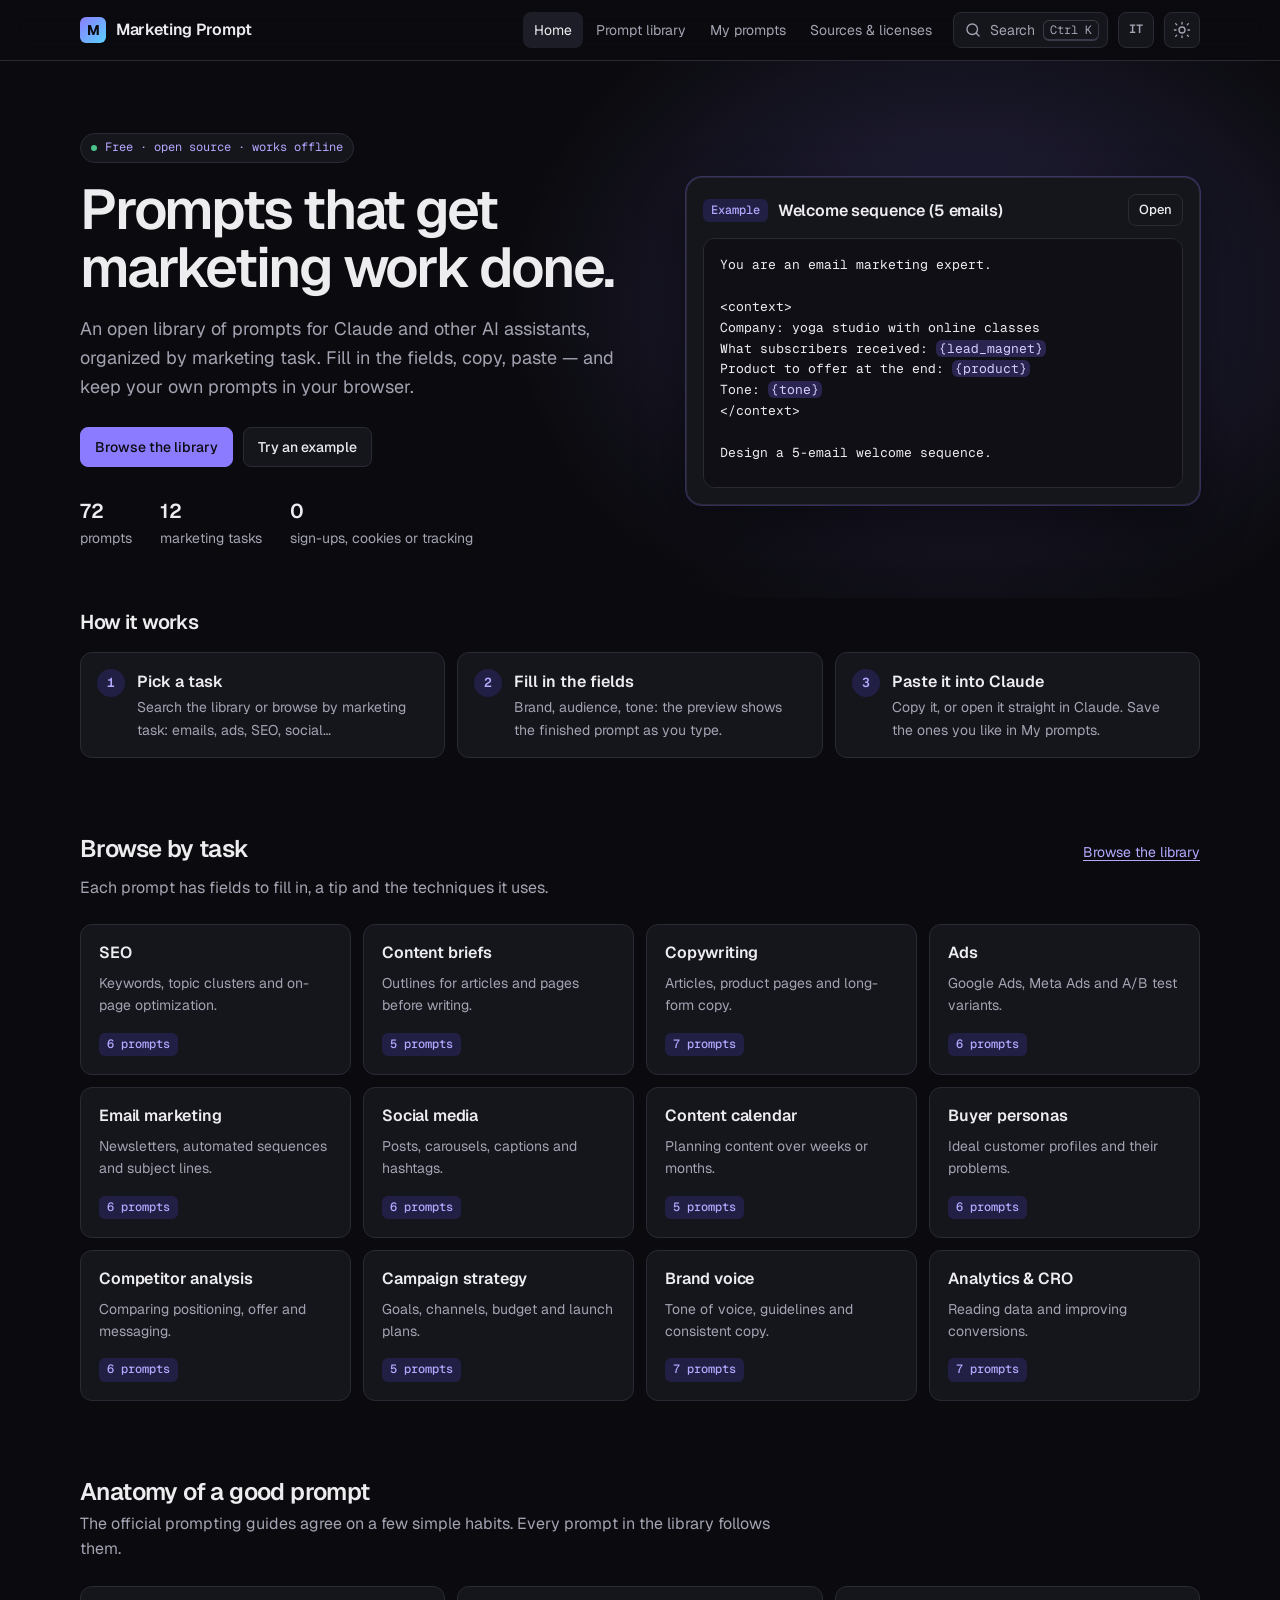
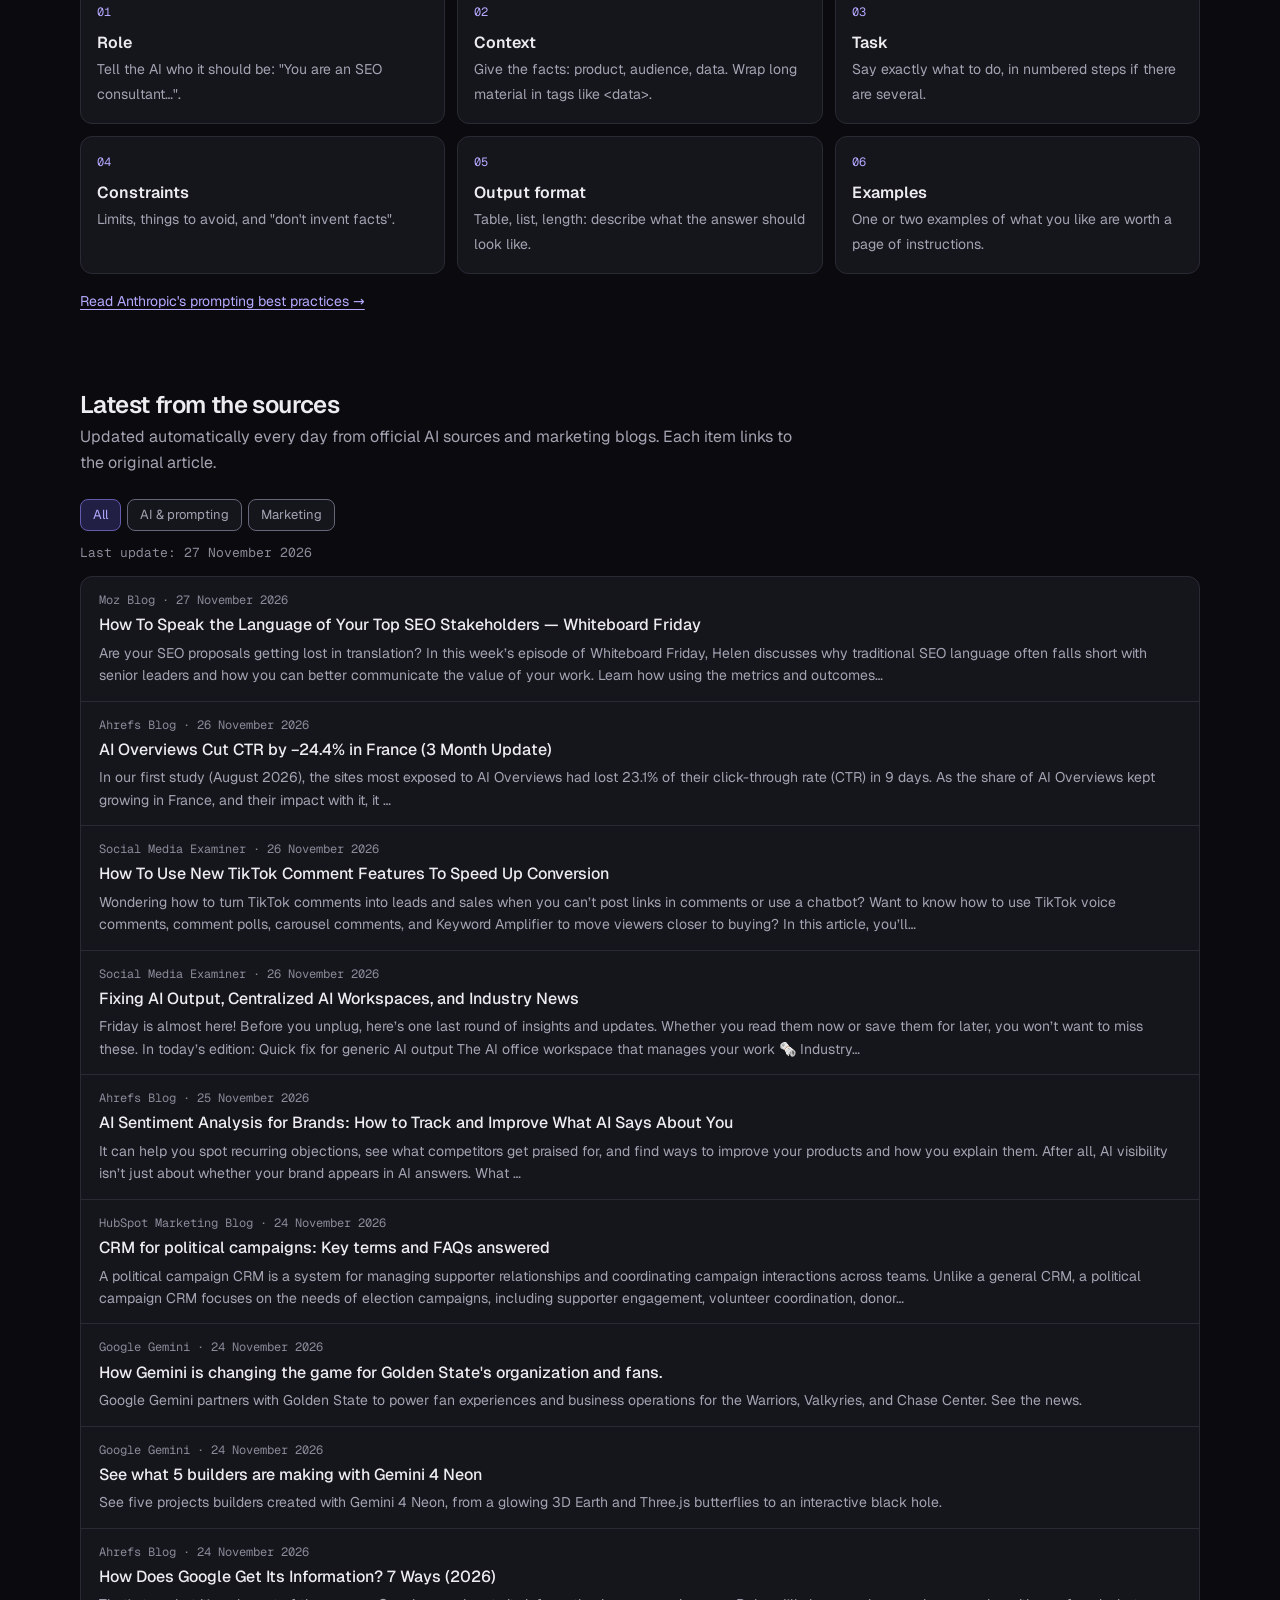
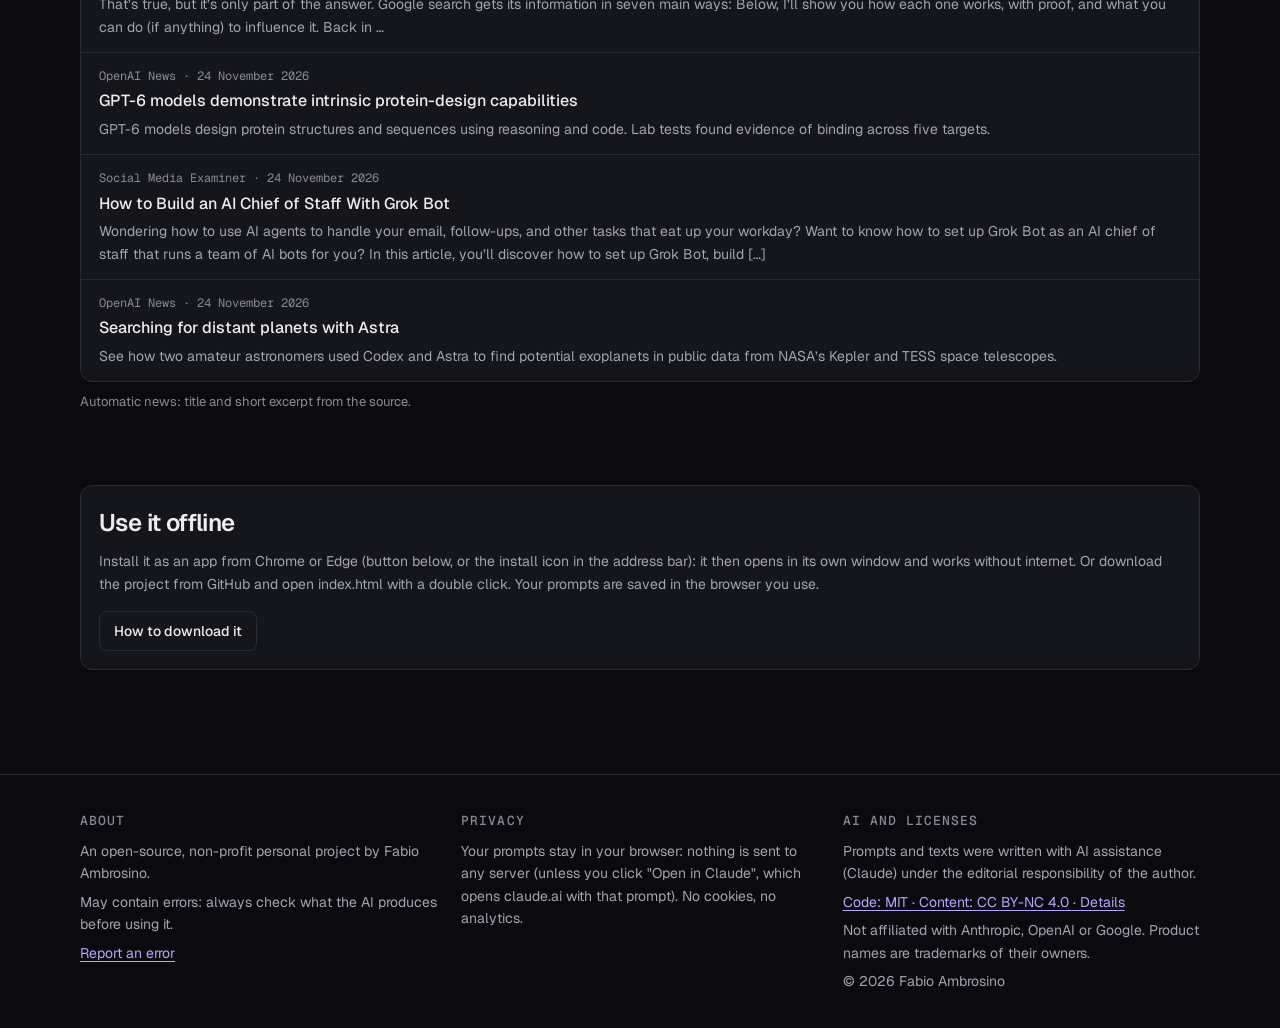
<file: index.html>
<!doctype html>
<html lang="en">
<head>
  <meta charset="utf-8">
  <meta http-equiv="Content-Security-Policy" content="default-src 'self'; script-src 'self'; style-src 'self'; img-src 'self' data:; font-src 'self'; connect-src 'self' https://ambrosinofabio.github.io; manifest-src 'self'; worker-src 'self'; object-src 'none'; base-uri 'self'; form-action 'none'; require-trusted-types-for 'script'; trusted-types mp">
  <meta name="referrer" content="no-referrer">
  <meta name="viewport" content="width=device-width, initial-scale=1">
  <title>Marketing Prompt — prompts for digital marketing</title>
  <meta name="title-en" content="Marketing Prompt — prompts for digital marketing">
  <meta name="title-it" content="Marketing Prompt — prompt per il digital marketing">
  <meta name="description" content="Free library of original digital marketing prompts for Claude and other AI assistants, with a private space to save your own.">
  <meta name="description-it" content="Libreria gratuita di prompt originali per il digital marketing, per Claude e altri assistenti AI, con uno spazio privato per salvare i tuoi.">
  <link rel="canonical" href="https://ambrosinofabio.github.io/marketing-prompt/">
  <link rel="alternate" hreflang="en" href="https://ambrosinofabio.github.io/marketing-prompt/">
  <link rel="alternate" hreflang="it" href="https://ambrosinofabio.github.io/marketing-prompt/?lang=it">
  <link rel="alternate" hreflang="x-default" href="https://ambrosinofabio.github.io/marketing-prompt/">
  <meta property="og:type" content="website">
  <meta property="og:site_name" content="Marketing Prompt">
  <meta property="og:title" content="Marketing Prompt — prompts for digital marketing">
  <meta property="og:description" content="Free library of original digital marketing prompts for Claude and other AI assistants, with a private space to save your own.">
  <meta property="og:url" content="https://ambrosinofabio.github.io/marketing-prompt/">
  <meta property="og:image" content="https://ambrosinofabio.github.io/marketing-prompt/img/og.png">
  <meta property="og:image:width" content="1200">
  <meta property="og:image:height" content="630">
  <meta property="og:image:alt" content="Marketing Prompt — prompts that get marketing work done">
  <meta name="twitter:card" content="summary_large_image">
  <link rel="icon" href="data:image/svg+xml,%3Csvg xmlns='http://www.w3.org/2000/svg' viewBox='0 0 32 32'%3E%3Cdefs%3E%3ClinearGradient id='g' x1='0' y1='0' x2='1' y2='1'%3E%3Cstop offset='0' stop-color='%238B7CFF'/%3E%3Cstop offset='1' stop-color='%235AD1FF'/%3E%3C/linearGradient%3E%3C/defs%3E%3Crect width='32' height='32' rx='8' fill='url(%23g)'/%3E%3Ctext x='16' y='22.5' font-family='Arial' font-weight='700' font-size='17' text-anchor='middle' fill='%230B0B0F'%3EM%3C/text%3E%3C/svg%3E">
  <meta name="theme-color" content="#0B0B0F">
  <link rel="manifest" href="manifest.webmanifest">
  <link rel="apple-touch-icon" href="img/apple-touch-icon.png">
  <link rel="stylesheet" href="css/style.css">
  <script src="js/i18n.js"></script>
  <script src="js/comune.js"></script>
</head>
<body>
  <a class="sr skip" href="#contenuto" data-i18n="ui.skip">Skip to content</a>
  <header class="testa">
    <div class="wrap">
      <a class="logo" href="index.html"><span class="logo-mark" aria-hidden="true">M</span>Marketing Prompt</a>
      <nav class="nav" id="nav">
        <a href="index.html" data-i18n="nav.home" aria-current="page">Home</a>
        <a href="prompt.html" data-i18n="nav.library">Prompt library</a>
        <a href="miei-prompt.html" data-i18n="nav.mine">My prompts</a>
        <a href="fonti.html" data-i18n="nav.sources">Sources &amp; licenses</a>
      </nav>
      <button class="btn-cerca" id="btnCerca" type="button" aria-label="Quick search (Ctrl K)" data-i18n-attr="aria-label:pal.title">
        <svg class="ico" viewBox="0 0 24 24" aria-hidden="true"><path d="M11 18a7 7 0 1 0 0-14 7 7 0 0 0 0 14zM20 20l-4-4"/></svg>
        <span class="etich" data-i18n="ui.search">Search</span><span class="kbd">Ctrl K</span>
      </button>
      <button class="btn-icona" id="btnLingua" type="button">IT</button>
      <button class="btn-icona" id="btnTema" type="button" aria-label="Switch theme"></button>
      <button class="btn-icona burger" id="btnMenu" type="button" aria-expanded="false" aria-controls="nav" aria-label="Open menu" data-i18n-attr="aria-label:ui.menu"></button>
    </div>
  </header>
  <main id="contenuto">
    <section class="hero">
      <div class="wrap hero-griglia">
        <div>
          <span class="occhiello" data-i18n="home.eyebrow">Free · open source · works offline</span>
          <h1 data-i18n="home.title">Prompts that get marketing work done.</h1>
          <p data-i18n="home.lead">An open library of prompts for Claude and other AI assistants, organized by marketing task. Fill in the fields, copy, paste — and keep your own prompts in your browser.</p>
          <div class="azioni">
            <a class="btn primario" href="prompt.html" data-i18n="home.ctaLib">Browse the library</a>
            <a class="btn" href="prompt.html?id=email-sequenza-benvenuto" data-i18n="home.ctaTry">Try an example</a>
          </div>
          <div class="stat-riga">
            <span><b id="statPrompt">72</b><span data-i18n="home.statPrompts">prompts</span></span>
            <span><b id="statCat">12</b><span data-i18n="home.statCats">marketing tasks</span></span>
            <span><b>0</b><span data-i18n="home.statData">sign-ups, cookies or tracking</span></span>
          </div>
        </div>
        <div class="demo" id="demo">
          <div class="demo-testa">
            <span class="etichetta" data-i18n="home.demoLabel">Example</span>
            <h2 id="demoTitolo">Welcome sequence (5 emails)</h2>
            <button class="btn piccolo" id="demoApri" type="button" data-i18n="home.demoOpen">Open</button>
          </div>
          <div class="anteprima" id="demoTesto"></div>
        </div>
      </div>
    </section>

    <section class="sezione passi-sez" aria-labelledby="titoloPassi">
      <div class="wrap">
        <h2 id="titoloPassi" data-i18n="home.how">How it works</h2>
        <ol class="passi">
          <li><strong data-i18n="home.step1">Pick a task</strong><span data-i18n="home.step1D">Search the library or browse by marketing task: emails, ads, SEO, social…</span></li>
          <li><strong data-i18n="home.step2">Fill in the fields</strong><span data-i18n="home.step2D">Brand, audience, tone: the preview shows the finished prompt as you type.</span></li>
          <li><strong data-i18n="home.step3">Paste it into Claude</strong><span data-i18n="home.step3D">Copy it, or open it straight in Claude. Save the ones you like in My prompts.</span></li>
        </ol>
      </div>
    </section>

    <section class="sezione">
      <div class="wrap">
        <div class="sez-testa">
          <h2 data-i18n="home.cats">Browse by task</h2>
          <a href="prompt.html" class="small" data-i18n="home.ctaLib">Browse the library</a>
        </div>
        <p class="intro" data-i18n="home.catsIntro">Each prompt has fields to fill in, a tip and the techniques it uses.</p>
        <div class="griglia" id="griglia-cat"></div>
      </div>
    </section>

    <section class="sezione">
      <div class="wrap">
        <h2 data-i18n="home.anatomy">Anatomy of a good prompt</h2>
        <p class="intro" data-i18n="home.anatomyIntro">The official prompting guides agree on a few simple habits. Every prompt in the library follows them.</p>
        <ol class="anatomia">
          <li><strong data-i18n="an.role">Role</strong><span data-i18n="an.roleD">Tell the AI who it should be: "You are an SEO consultant…".</span></li>
          <li><strong data-i18n="an.ctx">Context</strong><span data-i18n="an.ctxD">Give the facts: product, audience, data. Wrap long material in tags like &lt;data&gt;.</span></li>
          <li><strong data-i18n="an.task">Task</strong><span data-i18n="an.taskD">Say exactly what to do, in numbered steps if there are several.</span></li>
          <li><strong data-i18n="an.rules">Constraints</strong><span data-i18n="an.rulesD">Limits, things to avoid, and "don't invent facts".</span></li>
          <li><strong data-i18n="an.format">Output format</strong><span data-i18n="an.formatD">Table, list, length: describe what the answer should look like.</span></li>
          <li><strong data-i18n="an.ex">Examples</strong><span data-i18n="an.exD">One or two examples of what you like are worth a page of instructions.</span></li>
        </ol>
        <a class="link-freccia" href="https://platform.claude.com/docs/en/build-with-claude/prompt-engineering/claude-prompting-best-practices" rel="noopener" data-i18n="home.anatomyLink">Read Anthropic's prompting best practices →</a>
      </div>
    </section>

    <section class="sezione">
      <div class="wrap">
        <h2 data-i18n="home.news">Latest from the sources</h2>
        <p class="intro" data-i18n="home.newsIntro">Updated automatically every day from official AI sources and marketing blogs. Each item links to the original article.</p>
        <div class="filtri-news" id="filtri-news"></div>
        <p class="conteggio" id="novita-agg"></p>
        <ul class="novita" id="novita"></ul>
        <p class="fonte-riga" data-i18n="home.newsAuto">Automatic news: title and short excerpt from the source.</p>
      </div>
    </section>

    <section class="sezione">
      <div class="wrap">
        <div class="scheda">
          <h2 data-i18n="home.offline">Use it offline</h2>
          <p data-i18n="home.offlineText">Download the project from GitHub and open index.html with a double click: it works without installing anything. Your prompts are saved in the browser you use.</p>
          <div class="piede-scheda">
            <button class="btn primario" type="button" data-installa hidden data-i18n="pwa.install">Install the app</button>
            <a class="btn" href="https://github.com/AmbrosinoFabio/marketing-prompt#readme" data-i18n="home.offlineLink">How to download it</a>
          </div>
        </div>
      </div>
    </section>
  </main>

  <footer class="piede">
    <div class="wrap">
      <div>
        <h2 data-i18n="foot.about">About</h2>
        <p data-i18n="foot.aboutText">An open-source, non-profit personal project by Fabio Ambrosino.</p>
        <p data-i18n="foot.errors">May contain errors: always check what the AI produces before using it.</p>
        <p><a href="https://github.com/AmbrosinoFabio/marketing-prompt/issues" data-i18n="foot.report">Report an error</a></p>
      </div>
      <div>
        <h2 data-i18n="foot.privacy">Privacy</h2>
        <p data-i18n="foot.privacyText">Your prompts stay in your browser: nothing is sent to any server (unless you click "Open in Claude", which opens claude.ai with that prompt). No cookies, no analytics.</p>
      </div>
      <div>
        <h2 data-i18n="foot.ai">AI and licenses</h2>
        <p data-i18n="foot.aiText">Prompts and texts were written with AI assistance (Claude) under the editorial responsibility of the author.</p>
        <p><a href="fonti.html#licenze" data-i18n="foot.lic">Code: MIT · Content: CC BY-NC 4.0 · Details</a></p>
        <p class="small" data-i18n="foot.tm">Not affiliated with Anthropic, OpenAI or Google. Product names are trademarks of their owners.</p>
        <p class="small">© <span id="anno">2026</span> Fabio Ambrosino</p>
      </div>
    </div>
  </footer>
  <script src="data/categorie.js"></script>
  <script src="data/prompts.js"></script>
  <script src="js/dati-lingua.js"></script>
  <script src="data/news.js"></script>
  <script src="js/store.js"></script>
  <script src="js/palette.js"></script>
  <script src="js/pwa.js"></script>
  <script src="js/home.js"></script>
</body>
</html>
</file>
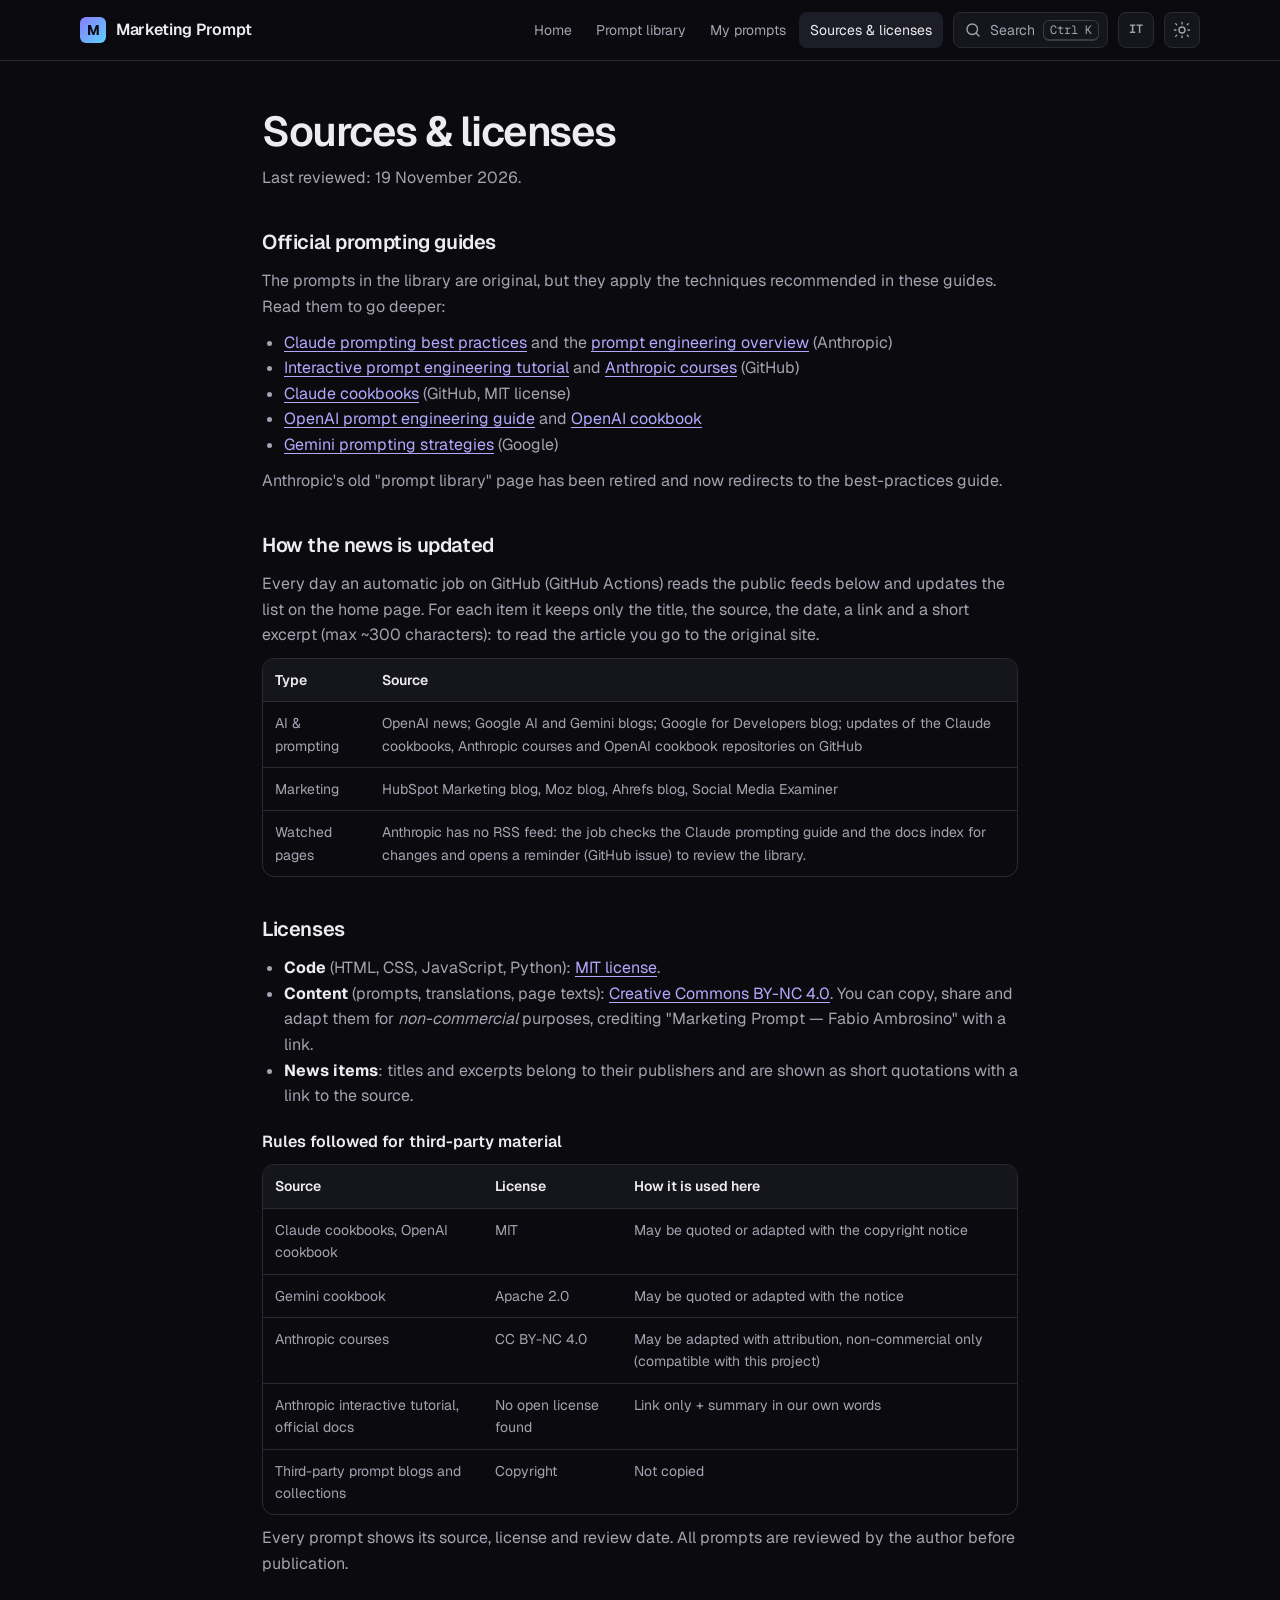
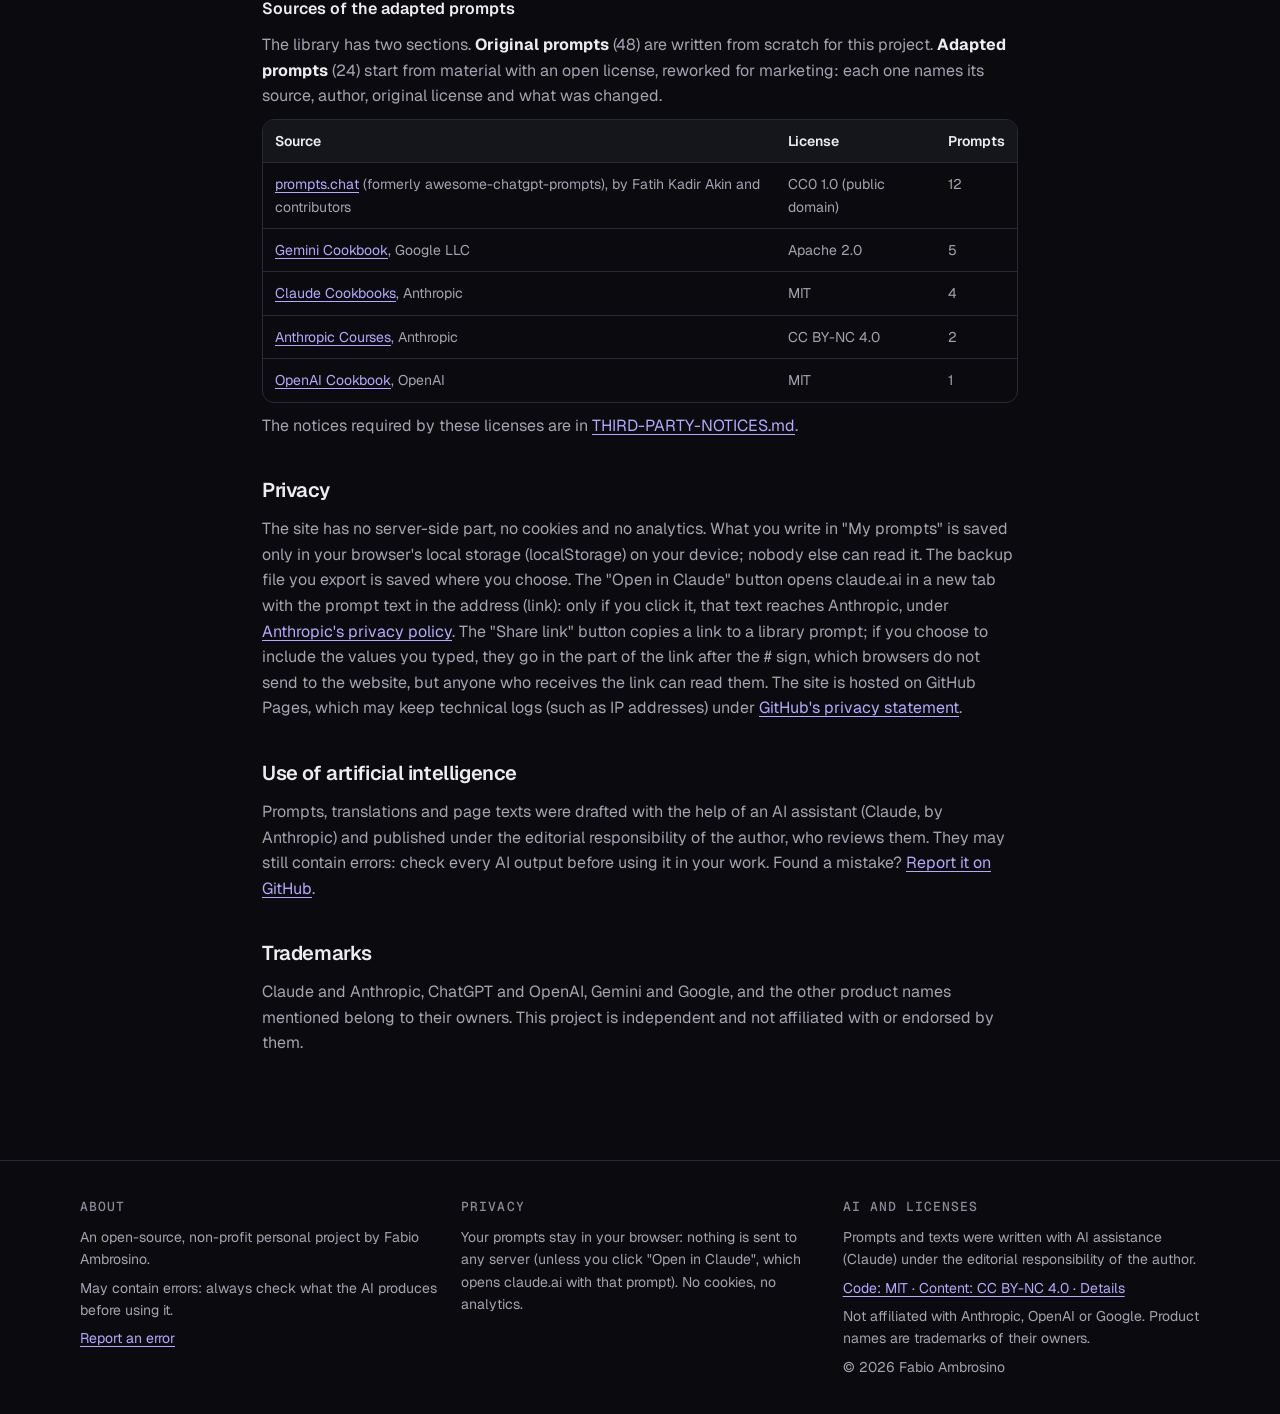
<file: fonti.html>
<!doctype html>
<html lang="en">
<head>
  <meta charset="utf-8">
  <meta http-equiv="Content-Security-Policy" content="default-src 'self'; script-src 'self'; style-src 'self'; img-src 'self' data:; font-src 'self'; connect-src 'self' https://ambrosinofabio.github.io; manifest-src 'self'; worker-src 'self'; object-src 'none'; base-uri 'self'; form-action 'none'; require-trusted-types-for 'script'; trusted-types mp">
  <meta name="referrer" content="no-referrer">
  <meta name="viewport" content="width=device-width, initial-scale=1">
  <title>Sources & licenses — Marketing Prompt</title>
  <meta name="title-en" content="Sources & licenses — Marketing Prompt">
  <meta name="title-it" content="Fonti e licenze — Marketing Prompt">
  <meta name="description" content="Official prompting guides, news sources, licenses and privacy of Marketing Prompt.">
  <meta name="description-it" content="Guide ufficiali al prompting, fonti delle notizie, licenze e privacy di Marketing Prompt.">
  <link rel="canonical" href="https://ambrosinofabio.github.io/marketing-prompt/fonti.html">
  <link rel="alternate" hreflang="en" href="https://ambrosinofabio.github.io/marketing-prompt/fonti.html">
  <link rel="alternate" hreflang="it" href="https://ambrosinofabio.github.io/marketing-prompt/fonti.html?lang=it">
  <link rel="alternate" hreflang="x-default" href="https://ambrosinofabio.github.io/marketing-prompt/fonti.html">
  <meta property="og:type" content="website">
  <meta property="og:site_name" content="Marketing Prompt">
  <meta property="og:title" content="Sources & licenses — Marketing Prompt">
  <meta property="og:description" content="Official prompting guides, news sources, licenses and privacy of Marketing Prompt.">
  <meta property="og:url" content="https://ambrosinofabio.github.io/marketing-prompt/fonti.html">
  <meta property="og:image" content="https://ambrosinofabio.github.io/marketing-prompt/img/og.png">
  <meta property="og:image:width" content="1200">
  <meta property="og:image:height" content="630">
  <meta property="og:image:alt" content="Marketing Prompt — prompts that get marketing work done">
  <meta name="twitter:card" content="summary_large_image">
  <link rel="icon" href="data:image/svg+xml,%3Csvg xmlns='http://www.w3.org/2000/svg' viewBox='0 0 32 32'%3E%3Cdefs%3E%3ClinearGradient id='g' x1='0' y1='0' x2='1' y2='1'%3E%3Cstop offset='0' stop-color='%238B7CFF'/%3E%3Cstop offset='1' stop-color='%235AD1FF'/%3E%3C/linearGradient%3E%3C/defs%3E%3Crect width='32' height='32' rx='8' fill='url(%23g)'/%3E%3Ctext x='16' y='22.5' font-family='Arial' font-weight='700' font-size='17' text-anchor='middle' fill='%230B0B0F'%3EM%3C/text%3E%3C/svg%3E">
  <meta name="theme-color" content="#0B0B0F">
  <link rel="manifest" href="manifest.webmanifest">
  <link rel="apple-touch-icon" href="img/apple-touch-icon.png">
  <link rel="stylesheet" href="css/style.css">
  <script src="js/i18n.js"></script>
  <script src="js/comune.js"></script>
</head>
<body>
  <a class="sr skip" href="#contenuto" data-i18n="ui.skip">Skip to content</a>
  <header class="testa">
    <div class="wrap">
      <a class="logo" href="index.html"><span class="logo-mark" aria-hidden="true">M</span>Marketing Prompt</a>
      <nav class="nav" id="nav">
        <a href="index.html" data-i18n="nav.home">Home</a>
        <a href="prompt.html" data-i18n="nav.library">Prompt library</a>
        <a href="miei-prompt.html" data-i18n="nav.mine">My prompts</a>
        <a href="fonti.html" data-i18n="nav.sources" aria-current="page">Sources &amp; licenses</a>
      </nav>
      <button class="btn-cerca" id="btnCerca" type="button" aria-label="Quick search (Ctrl K)" data-i18n-attr="aria-label:pal.title">
        <svg class="ico" viewBox="0 0 24 24" aria-hidden="true"><path d="M11 18a7 7 0 1 0 0-14 7 7 0 0 0 0 14zM20 20l-4-4"/></svg>
        <span class="etich" data-i18n="ui.search">Search</span><span class="kbd">Ctrl K</span>
      </button>
      <button class="btn-icona" id="btnLingua" type="button">IT</button>
      <button class="btn-icona" id="btnTema" type="button" aria-label="Switch theme"></button>
      <button class="btn-icona burger" id="btnMenu" type="button" aria-expanded="false" aria-controls="nav" aria-label="Open menu" data-i18n-attr="aria-label:ui.menu"></button>
    </div>
  </header>
  <main id="contenuto">
    <section class="sezione">
      <div class="wrap testo">

        <!-- ===================== ENGLISH ===================== -->
        <div data-lang="en">
          <h1>Sources &amp; licenses</h1>
          <p class="muted">Last reviewed: 19 November 2026.</p>

          <h2>Official prompting guides</h2>
          <p>The prompts in the library are original, but they apply the techniques recommended in these guides. Read them to go deeper:</p>
          <ul>
            <li><a href="https://platform.claude.com/docs/en/build-with-claude/prompt-engineering/claude-prompting-best-practices">Claude prompting best practices</a> and the <a href="https://platform.claude.com/docs/en/build-with-claude/prompt-engineering/overview">prompt engineering overview</a> (Anthropic)</li>
            <li><a href="https://github.com/anthropics/prompt-eng-interactive-tutorial">Interactive prompt engineering tutorial</a> and <a href="https://github.com/anthropics/courses">Anthropic courses</a> (GitHub)</li>
            <li><a href="https://github.com/anthropics/claude-cookbooks">Claude cookbooks</a> (GitHub, MIT license)</li>
            <li><a href="https://platform.openai.com/docs/guides/prompt-engineering">OpenAI prompt engineering guide</a> and <a href="https://github.com/openai/openai-cookbook">OpenAI cookbook</a></li>
            <li><a href="https://ai.google.dev/gemini-api/docs/prompting-strategies">Gemini prompting strategies</a> (Google)</li>
          </ul>
          <p>Anthropic's old "prompt library" page has been retired and now redirects to the best-practices guide.</p>

          <h2>How the news is updated</h2>
          <p>Every day an automatic job on GitHub (GitHub Actions) reads the public feeds below and updates the list on the home page. For each item it keeps only the title, the source, the date, a link and a short excerpt (max ~300 characters): to read the article you go to the original site.</p>
          <div class="tabella"><table>
            <tr><th>Type</th><th>Source</th></tr>
            <tr><td>AI &amp; prompting</td><td>OpenAI news; Google AI and Gemini blogs; Google for Developers blog; updates of the Claude cookbooks, Anthropic courses and OpenAI cookbook repositories on GitHub</td></tr>
            <tr><td>Marketing</td><td>HubSpot Marketing blog, Moz blog, Ahrefs blog, Social Media Examiner</td></tr>
            <tr><td>Watched pages</td><td>Anthropic has no RSS feed: the job checks the Claude prompting guide and the docs index for changes and opens a reminder (GitHub issue) to review the library.</td></tr>
          </table></div>

          <h2 id="licenze">Licenses</h2>
          <ul>
            <li><strong>Code</strong> (HTML, CSS, JavaScript, Python): <a href="https://opensource.org/license/mit">MIT license</a>.</li>
            <li><strong>Content</strong> (prompts, translations, page texts): <a href="https://creativecommons.org/licenses/by-nc/4.0/">Creative Commons BY-NC 4.0</a>. You can copy, share and adapt them for <em>non-commercial</em> purposes, crediting "Marketing Prompt — Fabio Ambrosino" with a link.</li>
            <li><strong>News items</strong>: titles and excerpts belong to their publishers and are shown as short quotations with a link to the source.</li>
          </ul>
          <h3>Rules followed for third-party material</h3>
          <div class="tabella"><table>
            <tr><th>Source</th><th>License</th><th>How it is used here</th></tr>
            <tr><td>Claude cookbooks, OpenAI cookbook</td><td>MIT</td><td>May be quoted or adapted with the copyright notice</td></tr>
            <tr><td>Gemini cookbook</td><td>Apache 2.0</td><td>May be quoted or adapted with the notice</td></tr>
            <tr><td>Anthropic courses</td><td>CC BY-NC 4.0</td><td>May be adapted with attribution, non-commercial only (compatible with this project)</td></tr>
            <tr><td>Anthropic interactive tutorial, official docs</td><td>No open license found</td><td>Link only + summary in our own words</td></tr>
            <tr><td>Third-party prompt blogs and collections</td><td>Copyright</td><td>Not copied</td></tr>
          </table></div>
          <p>Every prompt shows its source, license and review date. All prompts are reviewed by the author before publication.</p>

          <h3>Sources of the adapted prompts</h3>
          <p>The library has two sections. <strong>Original prompts</strong> (48) are written from scratch for this project. <strong>Adapted prompts</strong> (24) start from material with an open license, reworked for marketing: each one names its source, author, original license and what was changed.</p>
          <div class="tabella"><table>
            <tr><th>Source</th><th>License</th><th>Prompts</th></tr>
            <tr><td><a href="https://github.com/f/prompts.chat">prompts.chat</a> (formerly awesome-chatgpt-prompts), by Fatih Kadir Akin and contributors</td><td>CC0 1.0 (public domain)</td><td>12</td></tr>
            <tr><td><a href="https://github.com/google-gemini/cookbook">Gemini Cookbook</a>, Google LLC</td><td>Apache 2.0</td><td>5</td></tr>
            <tr><td><a href="https://github.com/anthropics/claude-cookbooks">Claude Cookbooks</a>, Anthropic</td><td>MIT</td><td>4</td></tr>
            <tr><td><a href="https://github.com/anthropics/courses">Anthropic Courses</a>, Anthropic</td><td>CC BY-NC 4.0</td><td>2</td></tr>
            <tr><td><a href="https://github.com/openai/openai-cookbook">OpenAI Cookbook</a>, OpenAI</td><td>MIT</td><td>1</td></tr>
          </table></div>
          <p>The notices required by these licenses are in <a href="https://github.com/AmbrosinoFabio/marketing-prompt/blob/main/THIRD-PARTY-NOTICES.md">THIRD-PARTY-NOTICES.md</a>.</p>

          <h2>Privacy</h2>
          <p>The site has no server-side part, no cookies and no analytics. What you write in "My prompts" is saved only in your browser's local storage (localStorage) on your device; nobody else can read it. The backup file you export is saved where you choose. The "Open in Claude" button opens claude.ai in a new tab with the prompt text in the address (link): only if you click it, that text reaches Anthropic, under <a href="https://www.anthropic.com/legal/privacy">Anthropic's privacy policy</a>. The "Share link" button copies a link to a library prompt; if you choose to include the values you typed, they go in the part of the link after the # sign, which browsers do not send to the website, but anyone who receives the link can read them. The site is hosted on GitHub Pages, which may keep technical logs (such as IP addresses) under <a href="https://docs.github.com/en/site-policy/privacy-policies/github-general-privacy-statement">GitHub's privacy statement</a>.</p>

          <h2>Use of artificial intelligence</h2>
          <p>Prompts, translations and page texts were drafted with the help of an AI assistant (Claude, by Anthropic) and published under the editorial responsibility of the author, who reviews them. They may still contain errors: check every AI output before using it in your work. Found a mistake? <a href="https://github.com/AmbrosinoFabio/marketing-prompt/issues">Report it on GitHub</a>.</p>

          <h2>Trademarks</h2>
          <p>Claude and Anthropic, ChatGPT and OpenAI, Gemini and Google, and the other product names mentioned belong to their owners. This project is independent and not affiliated with or endorsed by them.</p>
        </div>

        <!-- ===================== ITALIANO ===================== -->
        <div data-lang="it" hidden>
          <h1>Fonti e licenze</h1>
          <p class="muted">Ultima revisione: 19 novembre 2026.</p>

          <h2>Guide ufficiali sul prompting</h2>
          <p>I prompt della libreria sono originali, ma applicano le tecniche consigliate in queste guide (in inglese). Leggile per approfondire:</p>
          <ul>
            <li><a href="https://platform.claude.com/docs/en/build-with-claude/prompt-engineering/claude-prompting-best-practices">Best practice di prompting per Claude</a> e la <a href="https://platform.claude.com/docs/en/build-with-claude/prompt-engineering/overview">panoramica sul prompt engineering</a> (Anthropic)</li>
            <li><a href="https://github.com/anthropics/prompt-eng-interactive-tutorial">Tutorial interattivo di prompt engineering</a> e <a href="https://github.com/anthropics/courses">corsi di Anthropic</a> (GitHub)</li>
            <li><a href="https://github.com/anthropics/claude-cookbooks">Claude cookbooks</a> (GitHub, licenza MIT)</li>
            <li><a href="https://platform.openai.com/docs/guides/prompt-engineering">Guida al prompt engineering di OpenAI</a> e <a href="https://github.com/openai/openai-cookbook">OpenAI cookbook</a></li>
            <li><a href="https://ai.google.dev/gemini-api/docs/prompting-strategies">Strategie di prompting per Gemini</a> (Google)</li>
          </ul>
          <p>La vecchia pagina "prompt library" di Anthropic è stata ritirata e ora rimanda alla guida delle best practice.</p>

          <h2>Come si aggiornano le notizie</h2>
          <p>Ogni giorno un processo automatico su GitHub (GitHub Actions) legge i feed pubblici qui sotto e aggiorna l'elenco in home. Di ogni voce tiene solo titolo, fonte, data, link e un breve estratto (massimo circa 300 caratteri): per leggere l'articolo si va sul sito originale.</p>
          <div class="tabella"><table>
            <tr><th>Tipo</th><th>Fonte</th></tr>
            <tr><td>AI e prompting</td><td>Notizie di OpenAI; blog Google AI e Gemini; blog Google for Developers; aggiornamenti dei repository Claude cookbooks, corsi di Anthropic e OpenAI cookbook su GitHub</td></tr>
            <tr><td>Marketing</td><td>Blog Marketing di HubSpot, blog di Moz, blog di Ahrefs, Social Media Examiner</td></tr>
            <tr><td>Pagine sorvegliate</td><td>Anthropic non ha un feed RSS: il processo controlla se cambiano la guida al prompting di Claude e l'indice della documentazione e, in quel caso, apre un promemoria (issue su GitHub) per rivedere la libreria.</td></tr>
          </table></div>

          <h2 id="licenze-it">Licenze</h2>
          <ul>
            <li><strong>Codice</strong> (HTML, CSS, JavaScript, Python): <a href="https://opensource.org/license/mit">licenza MIT</a>.</li>
            <li><strong>Contenuti</strong> (prompt, traduzioni, testi delle pagine): <a href="https://creativecommons.org/licenses/by-nc/4.0/deed.it">Creative Commons BY-NC 4.0</a>. Puoi copiarli, condividerli e adattarli per scopi <em>non commerciali</em>, citando "Marketing Prompt — Fabio Ambrosino" con un link.</li>
            <li><strong>Notizie</strong>: titoli ed estratti appartengono ai rispettivi editori e sono mostrati come brevi citazioni con link alla fonte.</li>
          </ul>
          <h3>Regole seguite per i materiali di terzi</h3>
          <div class="tabella"><table>
            <tr><th>Fonte</th><th>Licenza</th><th>Come si usa qui</th></tr>
            <tr><td>Claude cookbooks, OpenAI cookbook</td><td>MIT</td><td>Si può citare o adattare mantenendo la nota di copyright</td></tr>
            <tr><td>Gemini cookbook</td><td>Apache 2.0</td><td>Si può citare o adattare mantenendo la nota</td></tr>
            <tr><td>Corsi di Anthropic</td><td>CC BY-NC 4.0</td><td>Si può adattare citando la fonte, solo senza scopo di lucro (compatibile con questo progetto)</td></tr>
            <tr><td>Tutorial interattivo e documentazione ufficiale di Anthropic</td><td>Nessuna licenza aperta trovata</td><td>Solo link + riassunto con parole nostre</td></tr>
            <tr><td>Blog e raccolte di prompt di terzi</td><td>Copyright</td><td>Non vengono copiati</td></tr>
          </table></div>
          <p>Ogni prompt indica fonte, licenza e data di revisione. Tutti i prompt vengono rivisti dall'autore prima della pubblicazione.</p>

          <h3>Fonti dei prompt rielaborati</h3>
          <p>La libreria ha due sezioni. I <strong>prompt originali</strong> (48) sono scritti da zero per questo progetto. I <strong>prompt rielaborati</strong> (24) partono da materiali con licenza aperta, adattati al marketing: ognuno indica fonte, autore, licenza originale e cosa è stato cambiato.</p>
          <div class="tabella"><table>
            <tr><th>Fonte</th><th>Licenza</th><th>Prompt</th></tr>
            <tr><td><a href="https://github.com/f/prompts.chat">prompts.chat</a> (ex awesome-chatgpt-prompts), di Fatih Kadir Akin e collaboratori</td><td>CC0 1.0 (pubblico dominio)</td><td>12</td></tr>
            <tr><td><a href="https://github.com/google-gemini/cookbook">Gemini Cookbook</a>, Google LLC</td><td>Apache 2.0</td><td>5</td></tr>
            <tr><td><a href="https://github.com/anthropics/claude-cookbooks">Claude Cookbooks</a>, Anthropic</td><td>MIT</td><td>4</td></tr>
            <tr><td><a href="https://github.com/anthropics/courses">Corsi di Anthropic</a>, Anthropic</td><td>CC BY-NC 4.0</td><td>2</td></tr>
            <tr><td><a href="https://github.com/openai/openai-cookbook">OpenAI Cookbook</a>, OpenAI</td><td>MIT</td><td>1</td></tr>
          </table></div>
          <p>Gli avvisi richiesti da queste licenze sono in <a href="https://github.com/AmbrosinoFabio/marketing-prompt/blob/main/THIRD-PARTY-NOTICES.md">THIRD-PARTY-NOTICES.md</a>.</p>

          <h2>Privacy</h2>
          <p>Il sito non ha una parte lato server, non usa cookie né statistiche. Quello che scrivi in "I miei prompt" viene salvato solo nell'archivio locale del tuo browser (localStorage), sul tuo dispositivo: nessun altro può leggerlo. Il file di backup che esporti viene salvato dove scegli tu. Il pulsante "Apri in Claude" apre claude.ai in una nuova scheda con il testo del prompt nell'indirizzo (link): solo se lo clicchi, quel testo arriva ad Anthropic, secondo l'<a href="https://www.anthropic.com/legal/privacy">informativa privacy di Anthropic</a>. Il pulsante "Condividi link" copia un link a un prompt della libreria; se scegli di includere i valori che hai scritto, finiscono nella parte del link dopo il segno #, che i browser non inviano al sito, ma chiunque riceva il link può leggerli. Il sito è ospitato su GitHub Pages, che può conservare dati tecnici (come gli indirizzi IP) secondo l'<a href="https://docs.github.com/en/site-policy/privacy-policies/github-general-privacy-statement">informativa privacy di GitHub</a>.</p>

          <h2>Uso dell'intelligenza artificiale</h2>
          <p>Prompt, traduzioni e testi delle pagine sono stati redatti con l'aiuto di un assistente AI (Claude, di Anthropic) e pubblicati sotto la responsabilità editoriale dell'autore, che li rivede. Possono comunque contenere errori: controlla ogni risultato dell'AI prima di usarlo nel tuo lavoro. Hai trovato un errore? <a href="https://github.com/AmbrosinoFabio/marketing-prompt/issues">Segnalalo su GitHub</a>.</p>

          <h2>Marchi</h2>
          <p>Claude e Anthropic, ChatGPT e OpenAI, Gemini e Google e gli altri nomi di prodotti citati appartengono ai rispettivi proprietari. Questo progetto è indipendente e non è affiliato né approvato da loro.</p>
        </div>

      </div>
    </section>
  </main>

  <footer class="piede">
    <div class="wrap">
      <div>
        <h2 data-i18n="foot.about">About</h2>
        <p data-i18n="foot.aboutText">An open-source, non-profit personal project by Fabio Ambrosino.</p>
        <p data-i18n="foot.errors">May contain errors: always check what the AI produces before using it.</p>
        <p><a href="https://github.com/AmbrosinoFabio/marketing-prompt/issues" data-i18n="foot.report">Report an error</a></p>
      </div>
      <div>
        <h2 data-i18n="foot.privacy">Privacy</h2>
        <p data-i18n="foot.privacyText">Your prompts stay in your browser: nothing is sent to any server (unless you click "Open in Claude", which opens claude.ai with that prompt). No cookies, no analytics.</p>
      </div>
      <div>
        <h2 data-i18n="foot.ai">AI and licenses</h2>
        <p data-i18n="foot.aiText">Prompts and texts were written with AI assistance (Claude) under the editorial responsibility of the author.</p>
        <p><a href="fonti.html#licenze" data-i18n="foot.lic">Code: MIT · Content: CC BY-NC 4.0 · Details</a></p>
        <p class="small" data-i18n="foot.tm">Not affiliated with Anthropic, OpenAI or Google. Product names are trademarks of their owners.</p>
        <p class="small">© <span id="anno">2026</span> Fabio Ambrosino</p>
      </div>
    </div>
  </footer>
  <script src="data/categorie.js"></script>
  <script src="data/prompts.js"></script>
  <script src="js/dati-lingua.js"></script>
  <script src="js/store.js"></script>
  <script src="js/palette.js"></script>
  <script src="js/pwa.js"></script>
</body>
</html>
</file>
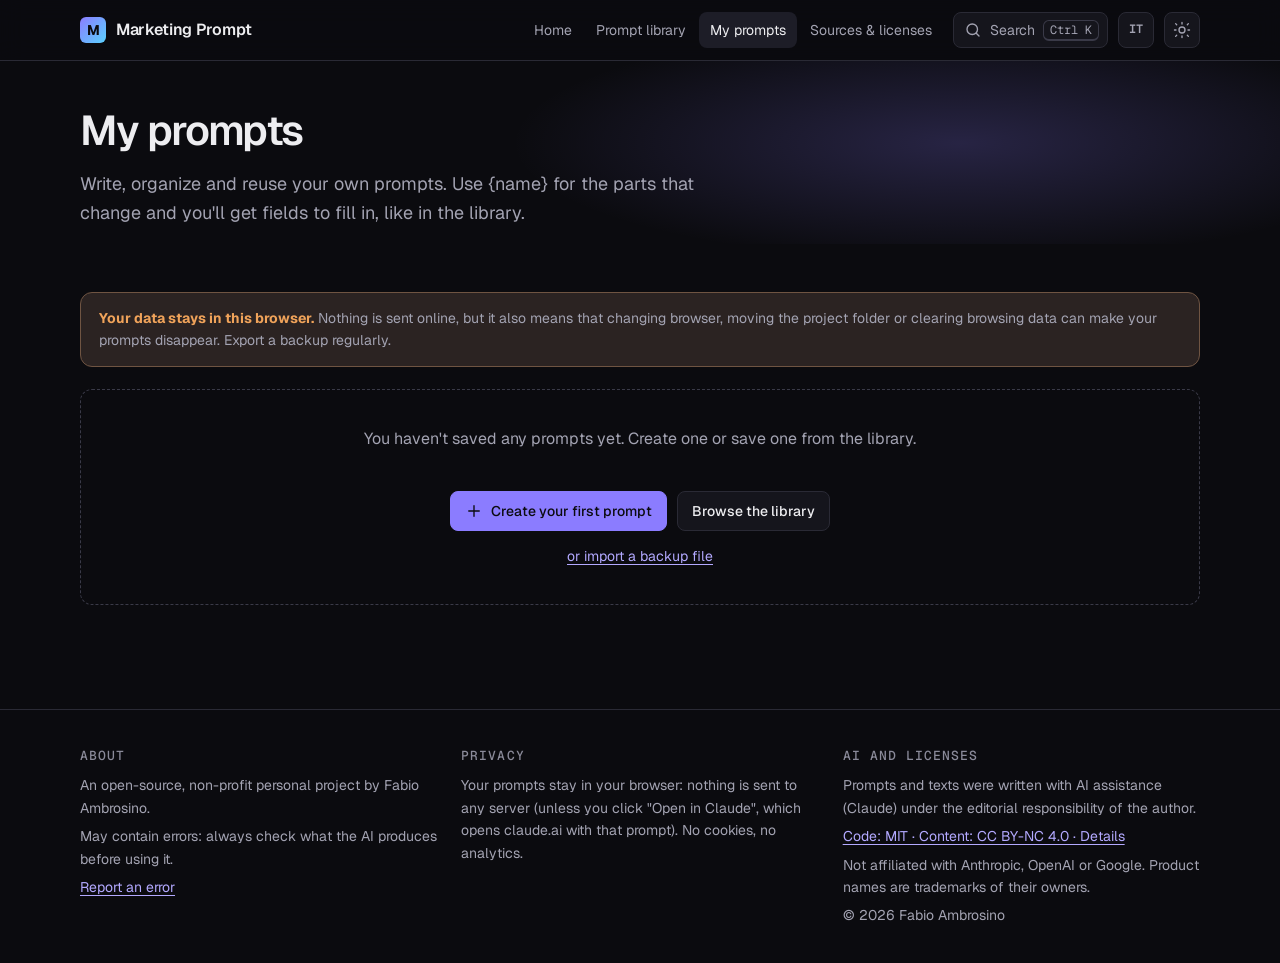
<file: miei-prompt.html>
<!doctype html>
<html lang="en">
<head>
  <meta charset="utf-8">
  <meta http-equiv="Content-Security-Policy" content="default-src 'self'; script-src 'self'; style-src 'self'; img-src 'self' data:; font-src 'self'; connect-src 'self' https://ambrosinofabio.github.io; manifest-src 'self'; worker-src 'self'; object-src 'none'; base-uri 'self'; form-action 'none'; require-trusted-types-for 'script'; trusted-types mp">
  <meta name="referrer" content="no-referrer">
  <meta name="viewport" content="width=device-width, initial-scale=1">
  <title>My prompts — Marketing Prompt</title>
  <meta name="title-en" content="My prompts — Marketing Prompt">
  <meta name="title-it" content="I miei prompt — Marketing Prompt">
  <meta name="description" content="Save, organize and reuse your own prompts. Everything stays in your browser, with JSON backup.">
  <meta name="description-it" content="Salva, organizza e riusa i tuoi prompt. Tutto resta nel tuo browser, con backup in JSON.">
  <link rel="canonical" href="https://ambrosinofabio.github.io/marketing-prompt/miei-prompt.html">
  <link rel="alternate" hreflang="en" href="https://ambrosinofabio.github.io/marketing-prompt/miei-prompt.html">
  <link rel="alternate" hreflang="it" href="https://ambrosinofabio.github.io/marketing-prompt/miei-prompt.html?lang=it">
  <link rel="alternate" hreflang="x-default" href="https://ambrosinofabio.github.io/marketing-prompt/miei-prompt.html">
  <meta property="og:type" content="website">
  <meta property="og:site_name" content="Marketing Prompt">
  <meta property="og:title" content="My prompts — Marketing Prompt">
  <meta property="og:description" content="Save, organize and reuse your own prompts. Everything stays in your browser, with JSON backup.">
  <meta property="og:url" content="https://ambrosinofabio.github.io/marketing-prompt/miei-prompt.html">
  <meta property="og:image" content="https://ambrosinofabio.github.io/marketing-prompt/img/og.png">
  <meta property="og:image:width" content="1200">
  <meta property="og:image:height" content="630">
  <meta property="og:image:alt" content="Marketing Prompt — prompts that get marketing work done">
  <meta name="twitter:card" content="summary_large_image">
  <link rel="icon" href="data:image/svg+xml,%3Csvg xmlns='http://www.w3.org/2000/svg' viewBox='0 0 32 32'%3E%3Cdefs%3E%3ClinearGradient id='g' x1='0' y1='0' x2='1' y2='1'%3E%3Cstop offset='0' stop-color='%238B7CFF'/%3E%3Cstop offset='1' stop-color='%235AD1FF'/%3E%3C/linearGradient%3E%3C/defs%3E%3Crect width='32' height='32' rx='8' fill='url(%23g)'/%3E%3Ctext x='16' y='22.5' font-family='Arial' font-weight='700' font-size='17' text-anchor='middle' fill='%230B0B0F'%3EM%3C/text%3E%3C/svg%3E">
  <meta name="theme-color" content="#0B0B0F">
  <link rel="manifest" href="manifest.webmanifest">
  <link rel="apple-touch-icon" href="img/apple-touch-icon.png">
  <link rel="stylesheet" href="css/style.css">
  <script src="js/i18n.js"></script>
  <script src="js/comune.js"></script>
</head>
<body>
  <a class="sr skip" href="#contenuto" data-i18n="ui.skip">Skip to content</a>
  <header class="testa">
    <div class="wrap">
      <a class="logo" href="index.html"><span class="logo-mark" aria-hidden="true">M</span>Marketing Prompt</a>
      <nav class="nav" id="nav">
        <a href="index.html" data-i18n="nav.home">Home</a>
        <a href="prompt.html" data-i18n="nav.library">Prompt library</a>
        <a href="miei-prompt.html" data-i18n="nav.mine" aria-current="page">My prompts</a>
        <a href="fonti.html" data-i18n="nav.sources">Sources &amp; licenses</a>
      </nav>
      <button class="btn-cerca" id="btnCerca" type="button" aria-label="Quick search (Ctrl K)" data-i18n-attr="aria-label:pal.title">
        <svg class="ico" viewBox="0 0 24 24" aria-hidden="true"><path d="M11 18a7 7 0 1 0 0-14 7 7 0 0 0 0 14zM20 20l-4-4"/></svg>
        <span class="etich" data-i18n="ui.search">Search</span><span class="kbd">Ctrl K</span>
      </button>
      <button class="btn-icona" id="btnLingua" type="button">IT</button>
      <button class="btn-icona" id="btnTema" type="button" aria-label="Switch theme"></button>
      <button class="btn-icona burger" id="btnMenu" type="button" aria-expanded="false" aria-controls="nav" aria-label="Open menu" data-i18n-attr="aria-label:ui.menu"></button>
    </div>
  </header>
  <main id="contenuto">
    <section class="hero compatto">
      <div class="wrap">
        <h1 data-i18n="mine.title">My prompts</h1>
        <p data-i18n="mine.intro">Write, organize and reuse your own prompts. Use {name} for the parts that change and you'll get fields to fill in, like in the library.</p>
      </div>
    </section>

    <section class="sezione">
      <div class="wrap">
        <div class="avviso">
          <strong data-i18n="mine.warnTitle">Your data stays in this browser.</strong>
          <span data-i18n="mine.warn">Nothing is sent online, but it also means that changing browser, moving the project folder or clearing browsing data can make your prompts disappear. Export a backup regularly.</span>
        </div>
        <div class="avviso" id="avviso-storage" hidden></div>

        <div class="barra" id="barraAzioni">
          <button class="btn primario" id="btnNuovo" type="button" data-i18n="mine.new">New prompt</button>
          <button class="btn" id="btnEsporta" type="button" data-i18n="mine.export">Export backup</button>
          <button class="btn" id="btnImporta" type="button" data-i18n="mine.import">Import backup</button>
          <input type="file" id="fileImporta" accept="application/json,.json" hidden>
        </div>
        <div class="barra" id="barraFiltri">
          <label class="sr" for="cerca" data-i18n="mine.search">Search your prompts</label>
          <input class="cerca" id="cerca" type="search" autocomplete="off" placeholder="Search your prompts…" data-i18n-attr="placeholder:mine.search">
          <label class="sr" for="filtro-cat" data-i18n="mine.allCats">All categories</label>
          <select id="filtro-cat" class="auto"></select>
          <button class="chip" id="solo-preferiti" type="button" aria-pressed="false" data-i18n="mine.fav">★ Favorites</button>
        </div>
        <div class="griglia" id="lista"></div>
      </div>
    </section>

    <dialog id="dlgEditor" aria-labelledby="edTitoloDlg">
      <form id="formEditor" method="dialog">
        <div class="dlg-testa"><h2 id="edTitoloDlg" data-i18n="ed.new">New prompt</h2></div>
        <div class="dlg-corpo">
          <label><span data-i18n="ed.title">Title</span>
            <input type="text" id="edTitolo" required maxlength="200">
          </label>
          <label><span data-i18n="ed.cat">Category</span>
            <select id="edCategoria"></select>
          </label>
          <label><span data-i18n="ed.text">Prompt text</span>
            <textarea id="edTesto" rows="10" required></textarea>
            <span class="campo-aiuto" data-i18n="ed.textHint">Use {name} for the parts that change, e.g. {brand} or {audience}.</span>
            <span class="campo-aiuto" id="edVariabili"></span>
          </label>
          <label><span data-i18n="ed.notes">Notes (optional)</span>
            <textarea id="edNote" rows="3" class="corto testo-normale"></textarea>
          </label>
        </div>
        <div class="dlg-piede">
          <button class="btn primario" type="submit" data-i18n="ed.save">Save</button>
          <button class="btn" type="button" id="edAnnulla" data-i18n="ed.cancel">Cancel</button>
        </div>
      </form>
    </dialog>
  </main>

  <footer class="piede">
    <div class="wrap">
      <div>
        <h2 data-i18n="foot.about">About</h2>
        <p data-i18n="foot.aboutText">An open-source, non-profit personal project by Fabio Ambrosino.</p>
        <p data-i18n="foot.errors">May contain errors: always check what the AI produces before using it.</p>
        <p><a href="https://github.com/AmbrosinoFabio/marketing-prompt/issues" data-i18n="foot.report">Report an error</a></p>
      </div>
      <div>
        <h2 data-i18n="foot.privacy">Privacy</h2>
        <p data-i18n="foot.privacyText">Your prompts stay in your browser: nothing is sent to any server (unless you click "Open in Claude", which opens claude.ai with that prompt). No cookies, no analytics.</p>
      </div>
      <div>
        <h2 data-i18n="foot.ai">AI and licenses</h2>
        <p data-i18n="foot.aiText">Prompts and texts were written with AI assistance (Claude) under the editorial responsibility of the author.</p>
        <p><a href="fonti.html#licenze" data-i18n="foot.lic">Code: MIT · Content: CC BY-NC 4.0 · Details</a></p>
        <p class="small" data-i18n="foot.tm">Not affiliated with Anthropic, OpenAI or Google. Product names are trademarks of their owners.</p>
        <p class="small">© <span id="anno">2026</span> Fabio Ambrosino</p>
      </div>
    </div>
  </footer>
  <script src="data/categorie.js"></script>
  <script src="data/prompts.js"></script>
  <script src="js/dati-lingua.js"></script>
  <script src="js/store.js"></script>
  <script src="js/dialogo.js"></script>
  <script src="js/palette.js"></script>
  <script src="js/pwa.js"></script>
  <script src="js/miei.js"></script>
</body>
</html>
</file>
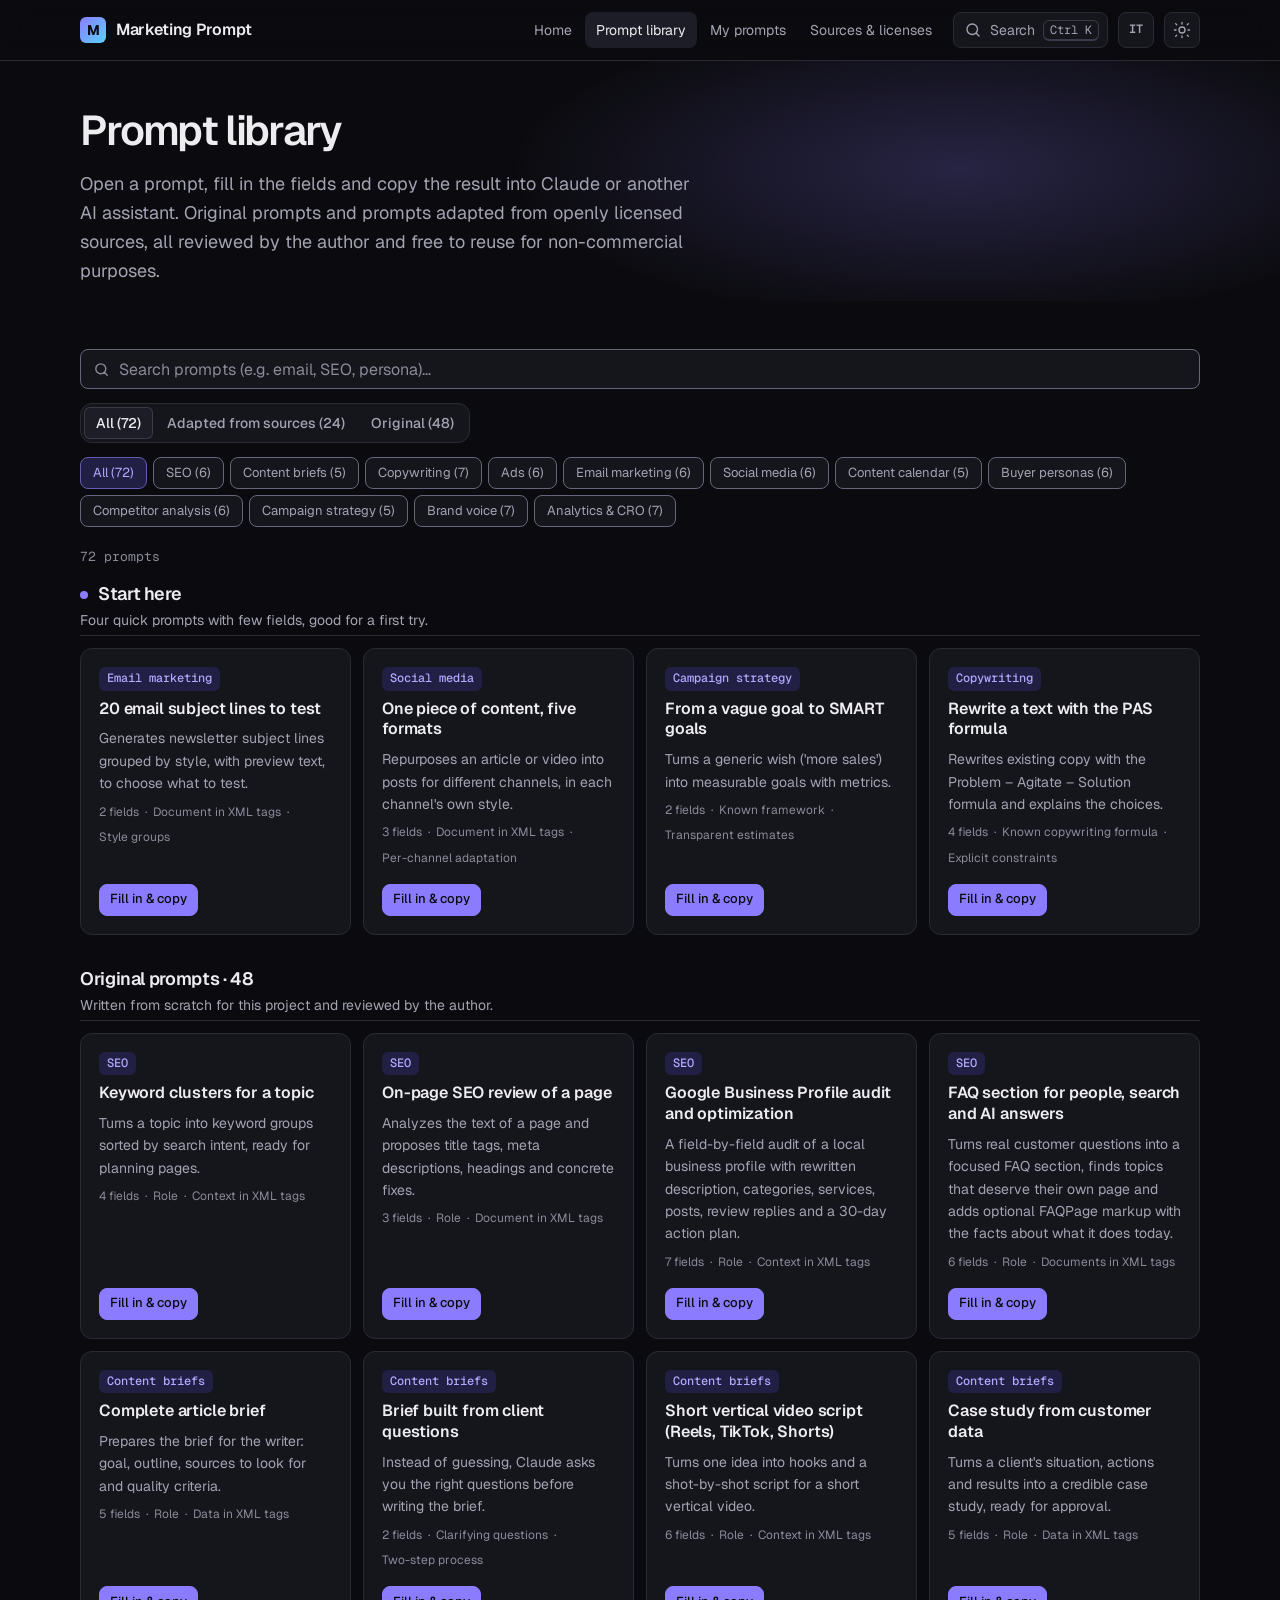
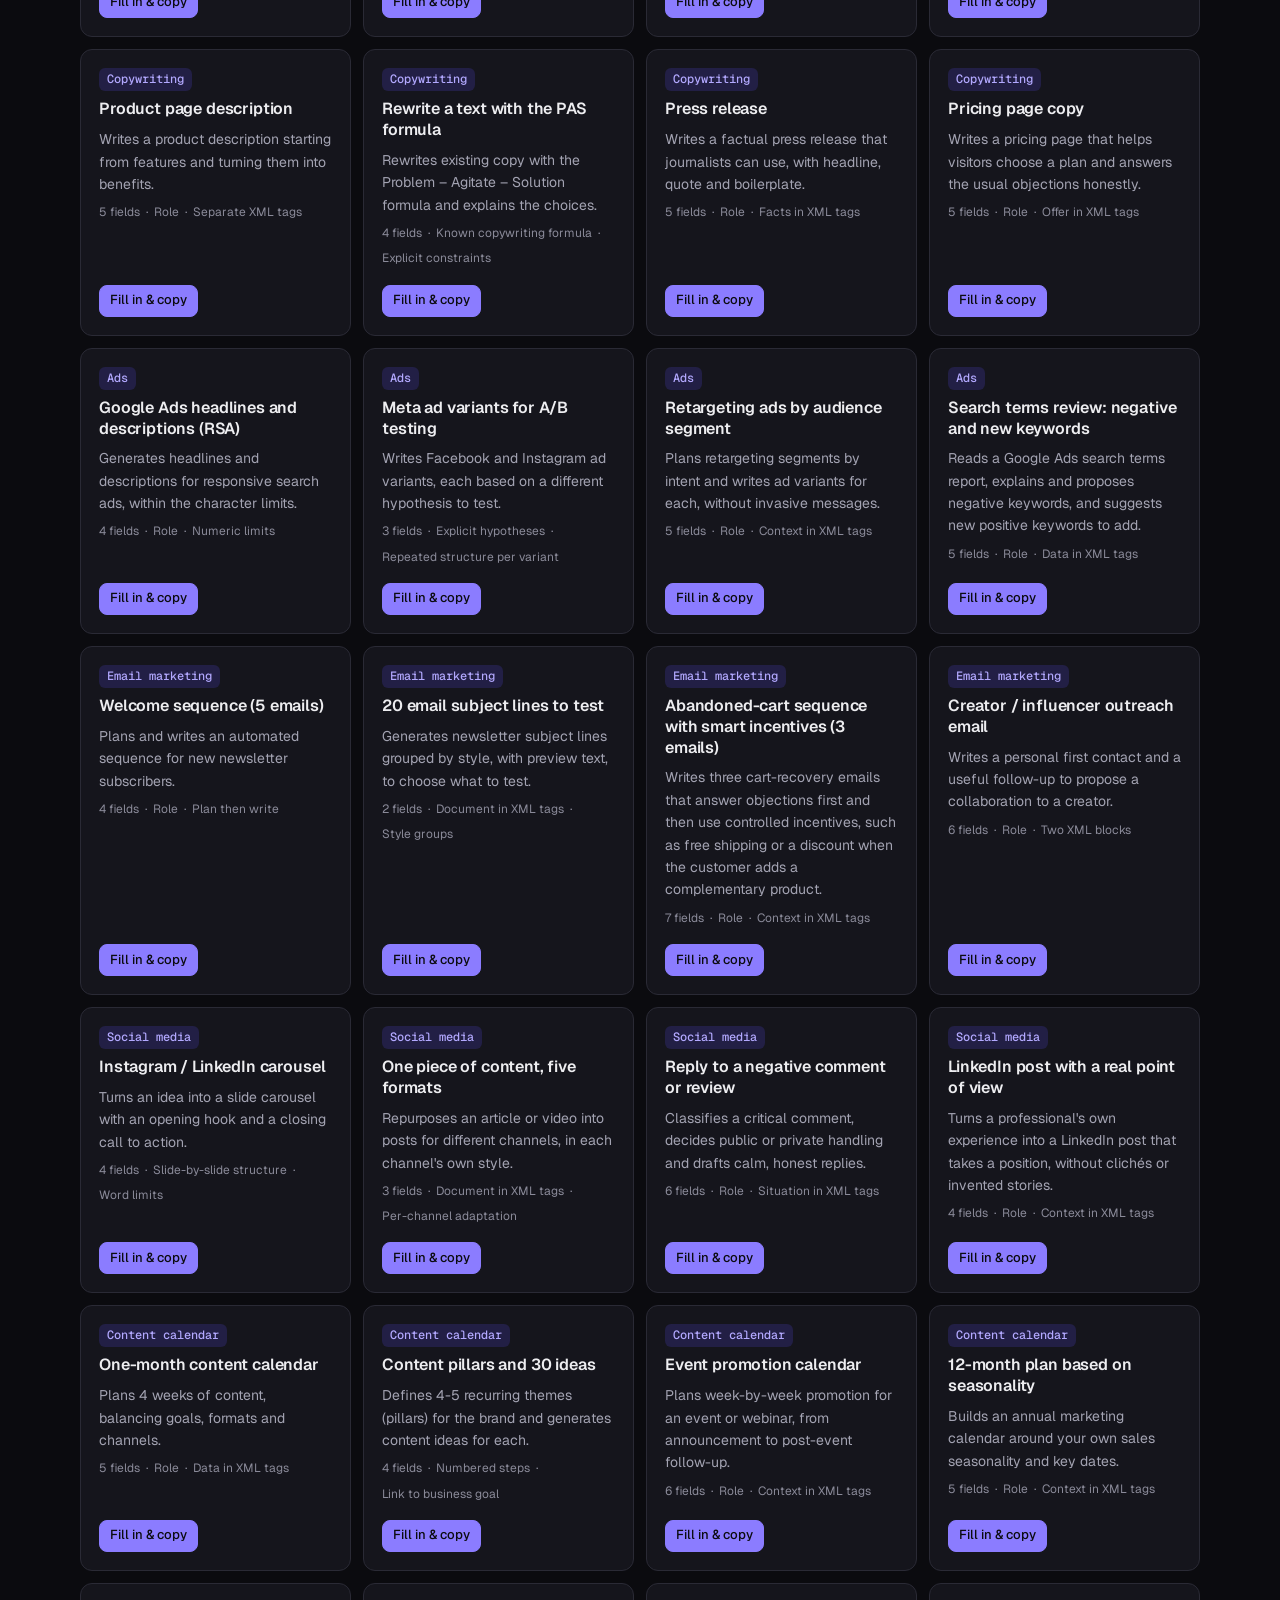
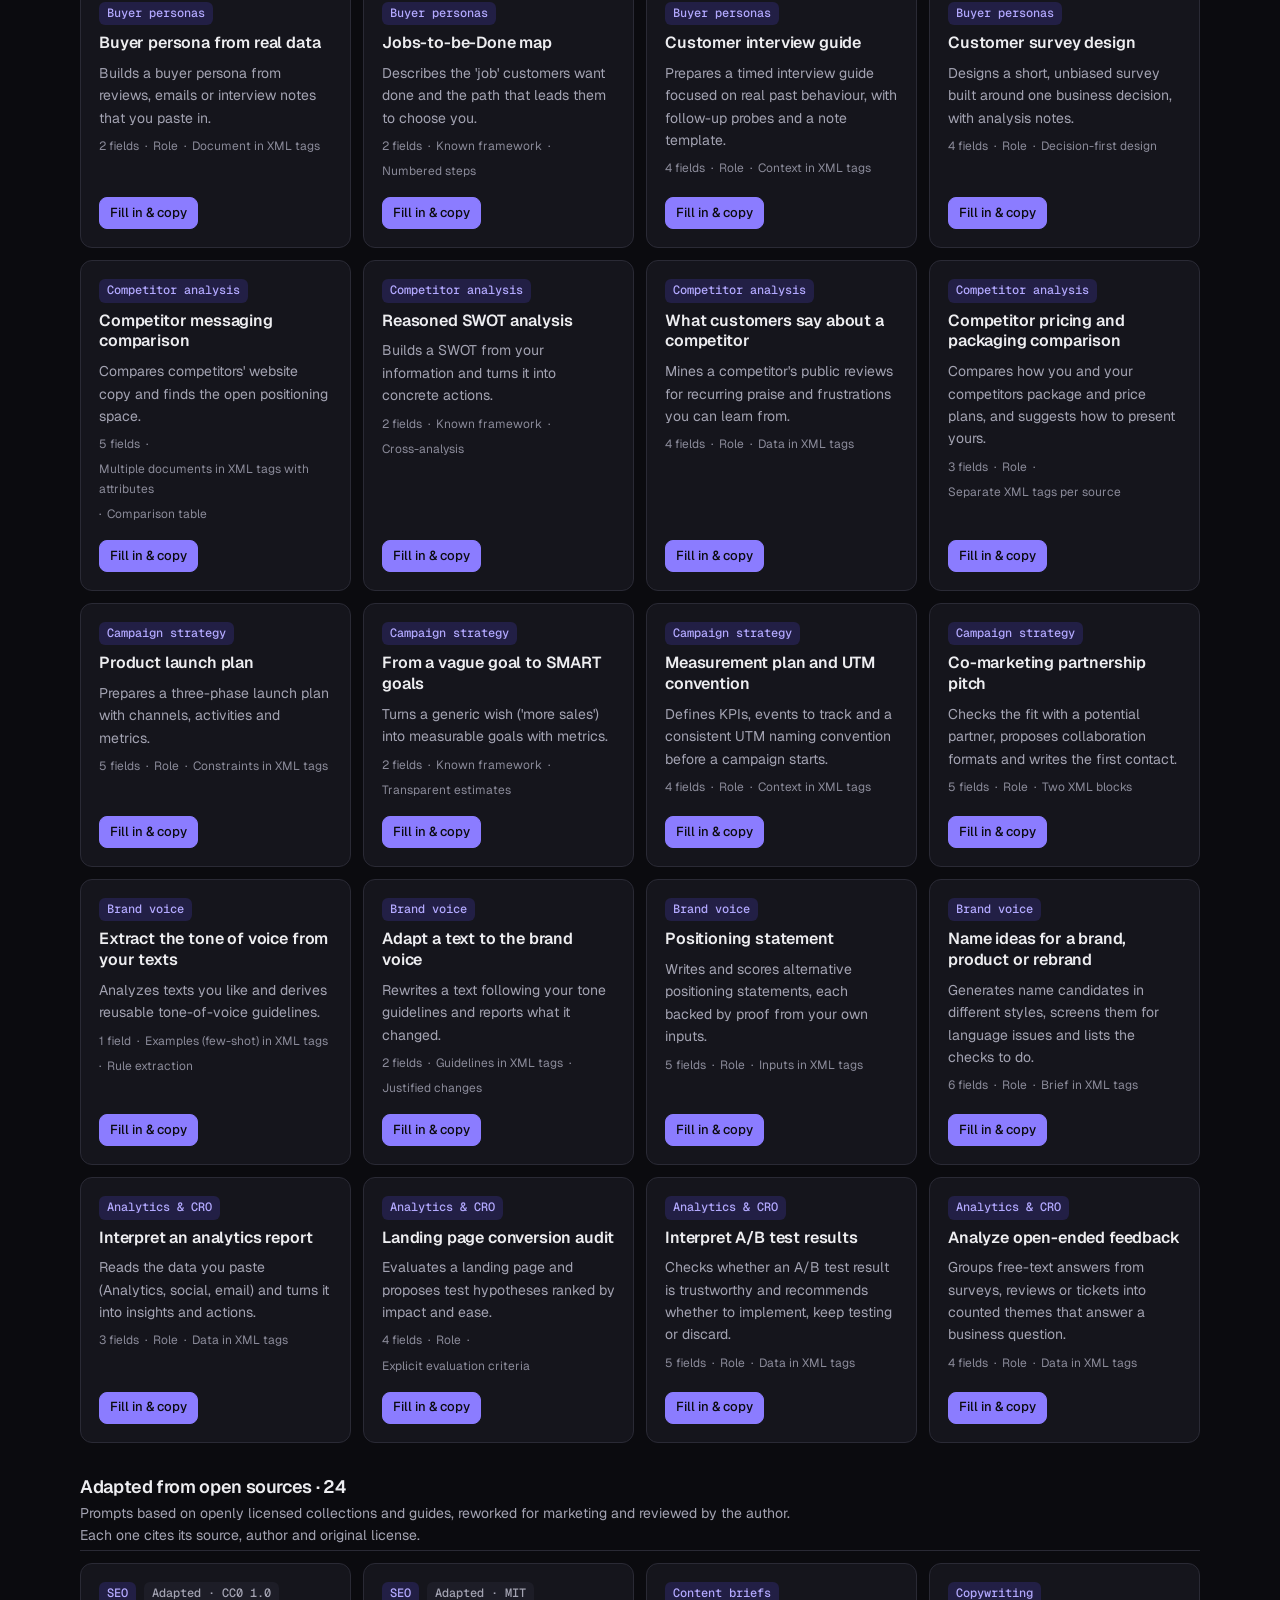
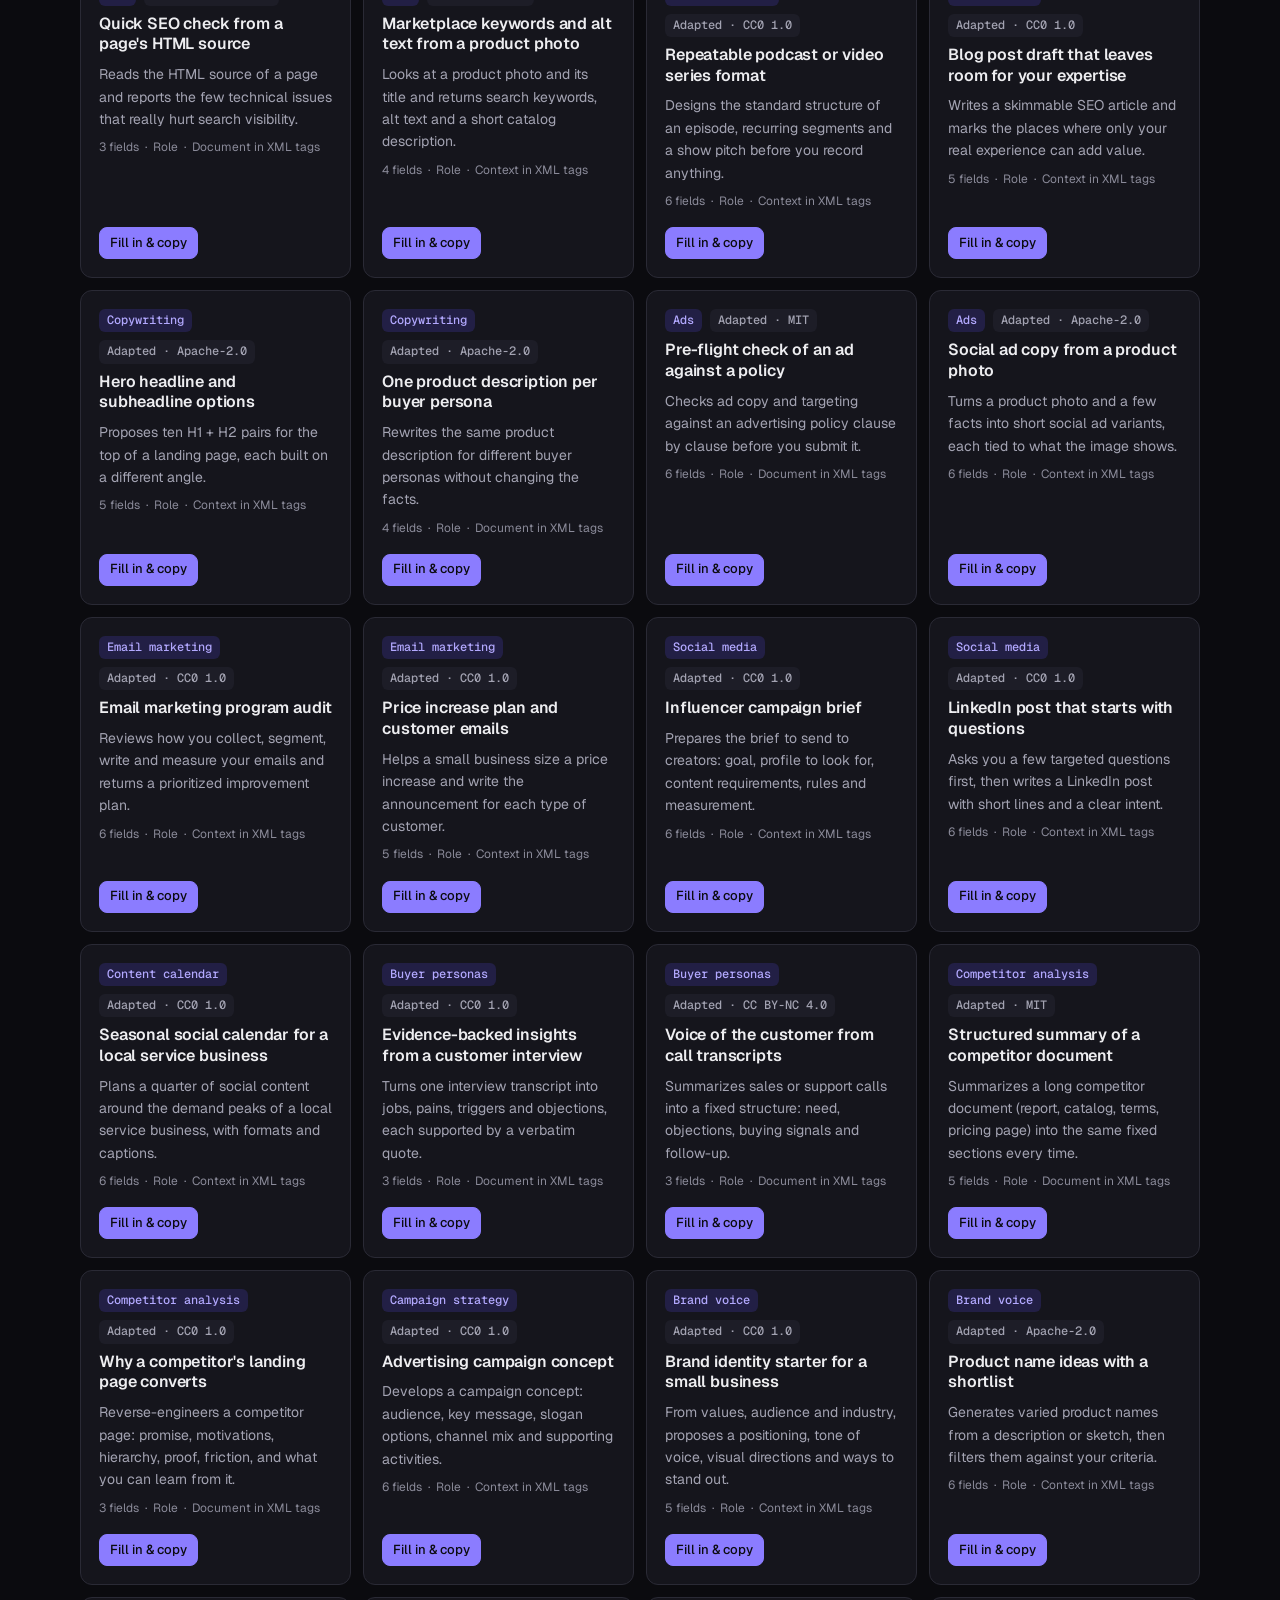
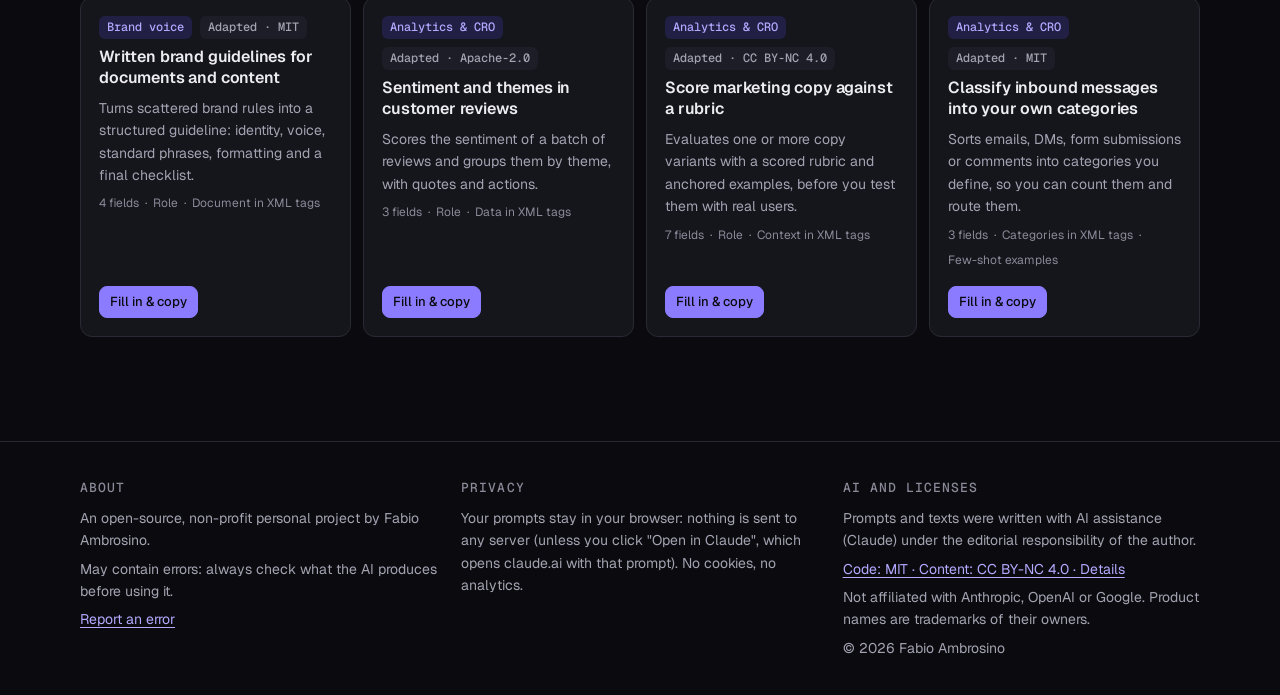
<file: prompt.html>
<!doctype html>
<html lang="en">
<head>
  <meta charset="utf-8">
  <meta http-equiv="Content-Security-Policy" content="default-src 'self'; script-src 'self'; style-src 'self'; img-src 'self' data:; font-src 'self'; connect-src 'self' https://ambrosinofabio.github.io; manifest-src 'self'; worker-src 'self'; object-src 'none'; base-uri 'self'; form-action 'none'; require-trusted-types-for 'script'; trusted-types mp">
  <meta name="referrer" content="no-referrer">
  <meta name="viewport" content="width=device-width, initial-scale=1">
  <title>Prompt library — Marketing Prompt</title>
  <meta name="title-en" content="Prompt library — Marketing Prompt">
  <meta name="title-it" content="Libreria di prompt — Marketing Prompt">
  <meta name="description" content="Search and use original prompts for SEO, copywriting, ads, email, social media, personas, competitors, strategy and analytics.">
  <meta name="description-it" content="Cerca e usa prompt originali per SEO, copywriting, annunci, email, social media, buyer persona, concorrenti, strategia e analisi dei dati.">
  <link rel="canonical" href="https://ambrosinofabio.github.io/marketing-prompt/prompt.html">
  <link rel="alternate" hreflang="en" href="https://ambrosinofabio.github.io/marketing-prompt/prompt.html">
  <link rel="alternate" hreflang="it" href="https://ambrosinofabio.github.io/marketing-prompt/prompt.html?lang=it">
  <link rel="alternate" hreflang="x-default" href="https://ambrosinofabio.github.io/marketing-prompt/prompt.html">
  <meta property="og:type" content="website">
  <meta property="og:site_name" content="Marketing Prompt">
  <meta property="og:title" content="Prompt library — Marketing Prompt">
  <meta property="og:description" content="Search and use original prompts for SEO, copywriting, ads, email, social media, personas, competitors, strategy and analytics.">
  <meta property="og:url" content="https://ambrosinofabio.github.io/marketing-prompt/prompt.html">
  <meta property="og:image" content="https://ambrosinofabio.github.io/marketing-prompt/img/og.png">
  <meta property="og:image:width" content="1200">
  <meta property="og:image:height" content="630">
  <meta property="og:image:alt" content="Marketing Prompt — prompts that get marketing work done">
  <meta name="twitter:card" content="summary_large_image">
  <link rel="icon" href="data:image/svg+xml,%3Csvg xmlns='http://www.w3.org/2000/svg' viewBox='0 0 32 32'%3E%3Cdefs%3E%3ClinearGradient id='g' x1='0' y1='0' x2='1' y2='1'%3E%3Cstop offset='0' stop-color='%238B7CFF'/%3E%3Cstop offset='1' stop-color='%235AD1FF'/%3E%3C/linearGradient%3E%3C/defs%3E%3Crect width='32' height='32' rx='8' fill='url(%23g)'/%3E%3Ctext x='16' y='22.5' font-family='Arial' font-weight='700' font-size='17' text-anchor='middle' fill='%230B0B0F'%3EM%3C/text%3E%3C/svg%3E">
  <meta name="theme-color" content="#0B0B0F">
  <link rel="manifest" href="manifest.webmanifest">
  <link rel="apple-touch-icon" href="img/apple-touch-icon.png">
  <link rel="stylesheet" href="css/style.css">
  <script src="js/i18n.js"></script>
  <script src="js/comune.js"></script>
</head>
<body>
  <a class="sr skip" href="#contenuto" data-i18n="ui.skip">Skip to content</a>
  <header class="testa">
    <div class="wrap">
      <a class="logo" href="index.html"><span class="logo-mark" aria-hidden="true">M</span>Marketing Prompt</a>
      <nav class="nav" id="nav">
        <a href="index.html" data-i18n="nav.home">Home</a>
        <a href="prompt.html" data-i18n="nav.library" aria-current="page">Prompt library</a>
        <a href="miei-prompt.html" data-i18n="nav.mine">My prompts</a>
        <a href="fonti.html" data-i18n="nav.sources">Sources &amp; licenses</a>
      </nav>
      <button class="btn-cerca" id="btnCerca" type="button" aria-label="Quick search (Ctrl K)" data-i18n-attr="aria-label:pal.title">
        <svg class="ico" viewBox="0 0 24 24" aria-hidden="true"><path d="M11 18a7 7 0 1 0 0-14 7 7 0 0 0 0 14zM20 20l-4-4"/></svg>
        <span class="etich" data-i18n="ui.search">Search</span><span class="kbd">Ctrl K</span>
      </button>
      <button class="btn-icona" id="btnLingua" type="button">IT</button>
      <button class="btn-icona" id="btnTema" type="button" aria-label="Switch theme"></button>
      <button class="btn-icona burger" id="btnMenu" type="button" aria-expanded="false" aria-controls="nav" aria-label="Open menu" data-i18n-attr="aria-label:ui.menu"></button>
    </div>
  </header>
  <main id="contenuto">
    <section class="hero compatto">
      <div class="wrap">
        <h1 data-i18n="lib.title">Prompt library</h1>
        <p><span data-i18n="lib.intro">Open a prompt, fill in the fields and copy the result into Claude or another AI assistant.</span> <span class="solo-largo" data-i18n="lib.intro2">Original prompts and prompts adapted from openly licensed sources, all reviewed by the author and free to reuse for non-commercial purposes.</span></p>
      </div>
    </section>

    <section class="sezione">
      <div class="wrap">
        <div class="barra">
          <label class="sr" for="cerca" data-i18n="lib.search">Search prompts</label>
          <input class="cerca" id="cerca" type="search" autocomplete="off" placeholder="Search prompts (e.g. email, SEO, persona)…" data-i18n-attr="placeholder:lib.search">
        </div>
        <div class="tipi" id="tipi" role="group" aria-label="Prompt type" data-i18n-attr="aria-label:lib.typeGroup"></div>
        <div class="categorie" id="categorie"></div>
        <p class="conteggio" id="conteggio" aria-live="polite"></p>
        <div class="griglia" id="lista"></div>
      </div>
    </section>
  </main>

  <footer class="piede">
    <div class="wrap">
      <div>
        <h2 data-i18n="foot.about">About</h2>
        <p data-i18n="foot.aboutText">An open-source, non-profit personal project by Fabio Ambrosino.</p>
        <p data-i18n="foot.errors">May contain errors: always check what the AI produces before using it.</p>
        <p><a href="https://github.com/AmbrosinoFabio/marketing-prompt/issues" data-i18n="foot.report">Report an error</a></p>
      </div>
      <div>
        <h2 data-i18n="foot.privacy">Privacy</h2>
        <p data-i18n="foot.privacyText">Your prompts stay in your browser: nothing is sent to any server (unless you click "Open in Claude", which opens claude.ai with that prompt). No cookies, no analytics.</p>
      </div>
      <div>
        <h2 data-i18n="foot.ai">AI and licenses</h2>
        <p data-i18n="foot.aiText">Prompts and texts were written with AI assistance (Claude) under the editorial responsibility of the author.</p>
        <p><a href="fonti.html#licenze" data-i18n="foot.lic">Code: MIT · Content: CC BY-NC 4.0 · Details</a></p>
        <p class="small" data-i18n="foot.tm">Not affiliated with Anthropic, OpenAI or Google. Product names are trademarks of their owners.</p>
        <p class="small">© <span id="anno">2026</span> Fabio Ambrosino</p>
      </div>
    </div>
  </footer>
  <script src="data/categorie.js"></script>
  <script src="data/prompts.js"></script>
  <script src="js/dati-lingua.js"></script>
  <script src="js/store.js"></script>
  <script src="js/dialogo.js"></script>
  <script src="js/palette.js"></script>
  <script src="js/pwa.js"></script>
  <script src="js/libreria.js"></script>
</body>
</html>
</file>
<file: css/style.css>
/* ============ MARKETING PROMPT — design "Precision" ============
   Dark by default, light on request (button in the header).
   Fonts are stored in /fonts so the site also works offline. */
@font-face{font-family:"Geist";src:url("../fonts/geist.woff2") format("woff2");font-weight:100 900;font-style:normal;font-display:swap}
@font-face{font-family:"Geist Mono";src:url("../fonts/geist-mono.woff2") format("woff2");font-weight:100 900;font-style:normal;font-display:swap}

:root{
  /* dark (default) */
  --bg:#0B0B0F; --bg2:#15151C; --bg3:#1D1D27; --line:#2A2A35; --line2:#3A3A48;
  --ink:#EDEDF0; --ink2:#A3A3B2; --ink3:#8A8A99;
  --acc:#8B7CFF; --acc2:#A99FFF; --acc-ink:#0B0B0F; --acc-soft:#221F45; --acc-text:#B3A9FF;
  --glow:rgb(139 124 255 / .22); --cyan:#5AD1FF;
  --ok:#4CC38A; --warn:#F0A35A; --danger:#FF8A8A; --star:#FFC94D;
  --code:#0F0F15; --var:#2A2550; --var-ink:#D4CEFF;
  --shadow:0 20px 50px rgb(0 0 0 / .45);
  --f-body:"Geist",system-ui,-apple-system,"Segoe UI",Roboto,Arial,sans-serif;
  --f-mono:"Geist Mono",ui-monospace,"Cascadia Code",Consolas,"Liberation Mono",monospace;
  --line-input:#66667A; /* borders of fields and chips: 3:1 against every background (WCAG 1.4.11) */
  --pad:clamp(16px,4vw,40px); --max:1200px;
  /* radii */
  --r-xs:6px; --r-s:8px; --r:12px; --r-l:16px; --r-pill:999px;
  /* type scale: every font-size uses one of these (headings use clamp) */
  --fs-xs:.75rem; --fs-sm:.8125rem; --fs-md:.875rem; --fs-base:1rem; --fs-lg:1.125rem; --fs-xl:1.25rem; --fs-2xl:1.5rem;
  /* control heights */
  --h-sm:32px; --h-md:40px;
  color-scheme:dark;
}
:root[data-theme="light"]{
  --bg:#FFFFFF; --bg2:#F6F6F8; --bg3:#ECECF1; --line:#E4E4EA; --line2:#D0D0DA;
  --ink:#111118; --ink2:#4E4E5C; --ink3:#666675;
  --acc:#5B4BDB; --acc2:#4A3BC4; --acc-ink:#FFFFFF; --acc-soft:#ECE9FF; --acc-text:#4C3CCB;
  --glow:rgb(91 75 219 / .14); --cyan:#0A8FC2;
  --ok:#1B7F51; --warn:#9A4D08; --danger:#C2272D; --star:#A86B00;
  --code:#FFFFFF; --var:#ECE9FF; --var-ink:#3F31B8;
  --shadow:0 18px 40px rgb(17 17 24 / .10);
  --line-input:#8A8A98;
  color-scheme:light;
}

*{box-sizing:border-box;margin:0;padding:0}
html{scroll-behavior:smooth}
body{background:var(--bg);color:var(--ink);font-family:var(--f-body);font-size:16px;line-height:1.6;min-height:100vh;display:flex;flex-direction:column;overflow-x:hidden;-webkit-font-smoothing:antialiased}
main{flex:1}
a{color:var(--acc-text);text-underline-offset:3px}
a:hover{color:var(--acc2)}
button,input,select,textarea{font:inherit;color:inherit}
:focus-visible{outline:2px solid var(--acc);outline-offset:2px}
::selection{background:var(--acc);color:var(--acc-ink)}
.wrap{max-width:var(--max);margin:0 auto;padding:0 var(--pad)}
.muted{color:var(--ink2)}
.small{font-size:var(--fs-md)}
.sr{position:absolute;width:1px;height:1px;overflow:hidden;clip:rect(0 0 0 0);white-space:nowrap}
.skip:focus{position:fixed;left:16px;top:12px;width:auto;height:auto;clip:auto;z-index:200;background:var(--acc);color:var(--acc-ink);padding:8px 14px;border-radius:var(--r-s);font-weight:600}
code,.mono{font-family:var(--f-mono);font-size:.9em}
.kbd{font-family:var(--f-mono);font-size:var(--fs-xs);line-height:1;color:var(--ink2);border:1px solid var(--line2);border-bottom-width:2px;border-radius:var(--r-xs);padding:3px 6px;background:var(--bg2);white-space:nowrap}
svg.ico{width:18px;height:18px;flex:none;stroke:currentColor;fill:none;stroke-width:1.8;stroke-linecap:round;stroke-linejoin:round}

/* ---------- header ---------- */
.testa{position:sticky;top:0;z-index:40;background:color-mix(in srgb,var(--bg) 80%,transparent);backdrop-filter:blur(12px);-webkit-backdrop-filter:blur(12px);border-bottom:1px solid var(--line)}
.testa .wrap{display:flex;align-items:center;gap:10px;min-height:60px}
.logo{display:flex;align-items:center;gap:10px;font-weight:600;font-size:var(--fs-base);letter-spacing:-.02em;text-decoration:none;color:var(--ink);white-space:nowrap;margin-right:8px}
.logo:hover{color:var(--ink)}
.logo-mark{width:26px;height:26px;border-radius:var(--r-xs);display:grid;place-items:center;background:linear-gradient(135deg,var(--acc),var(--cyan));color:#0B0B0F;font-weight:700;font-size:var(--fs-md)}
.nav{display:flex;gap:2px;margin-left:auto}
.nav a{text-decoration:none;color:var(--ink2);padding:7px 11px;border-radius:var(--r-s);font-size:var(--fs-md);white-space:nowrap}
.nav a:hover{background:var(--bg3);color:var(--ink)}
.nav a[aria-current="page"]{color:var(--ink);background:var(--bg3)}
.btn-cerca{display:flex;align-items:center;gap:8px;height:36px;padding:0 8px 0 10px;border:1px solid var(--line);border-radius:var(--r-s);background:var(--bg2);color:var(--ink2);cursor:pointer;font-size:var(--fs-md)}
.btn-cerca:hover{border-color:var(--line2);color:var(--ink)}
.btn-icona{background:var(--bg2);border:1px solid var(--line);width:36px;height:36px;border-radius:var(--r-s);display:grid;place-items:center;cursor:pointer;flex:none;color:var(--ink2);font-size:var(--fs-xs);font-weight:600;font-family:var(--f-mono)}
.btn-icona:hover{border-color:var(--line2);color:var(--ink)}
.burger{display:none}
@media (max-width:860px){
  .burger{display:grid}
  .nav{display:none;position:absolute;left:0;right:0;top:100%;background:var(--bg);border-bottom:1px solid var(--line);flex-direction:column;padding:8px var(--pad) 16px;margin:0}
  .nav.aperto{display:flex}
  .nav a{padding:12px}
  .btn-cerca{margin-left:auto;width:36px;padding:0;justify-content:center}
  .btn-cerca .etich,.btn-cerca .kbd{display:none}
}
/* small phones: the header row (logo + 4 buttons) is a few px too wide at 360px */
@media (max-width:400px){.testa .wrap{gap:6px}.logo{margin-right:0}}

/* ---------- hero ---------- */
.hero{position:relative;padding:72px 0 48px;overflow:hidden}
.hero::before{content:"";position:absolute;right:-10%;top:-20%;width:70%;height:130%;background:radial-gradient(closest-side,var(--glow),transparent);pointer-events:none}
.hero .wrap{position:relative}
.hero-griglia{display:grid;gap:40px;grid-template-columns:1.1fr 1fr;align-items:center}
.hero h1{font-size:clamp(2.1rem,5vw,3.5rem);line-height:1.04;letter-spacing:-.04em;font-weight:600;max-width:16ch}
.hero p{font-size:var(--fs-lg);color:var(--ink2);max-width:52ch;margin-top:18px}
.hero.compatto{padding:48px 0 16px}
.hero.compatto h1{font-size:clamp(1.9rem,4vw,2.6rem);max-width:none}
.occhiello{display:inline-flex;align-items:center;gap:8px;font-family:var(--f-mono);font-size:var(--fs-xs);color:var(--acc-text);border:1px solid var(--line);background:var(--bg2);border-radius:var(--r-pill);padding:4px 10px;margin-bottom:18px}
.occhiello::before{content:"";width:6px;height:6px;border-radius:50%;background:var(--ok)}
.occhiello.errore::before{background:var(--danger)}
.azioni{display:flex;gap:10px;flex-wrap:wrap;margin-top:26px;align-items:center}
.stat-riga{display:flex;gap:28px;flex-wrap:wrap;margin-top:28px;font-size:var(--fs-md);color:var(--ink2)}
.stat-riga b{display:block;color:var(--ink);font-size:var(--fs-xl);font-weight:600;letter-spacing:-.02em}
.demo{background:var(--bg2);border:1px solid var(--line);border-radius:var(--r-l);padding:16px;box-shadow:0 0 0 1px color-mix(in srgb,var(--acc) 30%,transparent),var(--shadow)}
.demo-testa{display:flex;align-items:center;gap:10px;margin-bottom:12px}
.demo-testa h2{font-size:var(--fs-base);font-weight:600;flex:1;letter-spacing:-.01em}
.demo .anteprima{max-height:250px}
@media (max-width:900px){.hero-griglia{grid-template-columns:1fr}.hero{padding-top:48px}}

/* ---------- buttons ---------- */
.btn{display:inline-flex;align-items:center;justify-content:center;gap:8px;height:var(--h-md);padding:0 14px;border-radius:var(--r-s);border:1px solid var(--line);background:var(--bg2);color:var(--ink);text-decoration:none;cursor:pointer;font-weight:500;font-size:var(--fs-md);white-space:nowrap;transition:border-color .15s,background .15s,transform .08s}
.btn:active{transform:translateY(1px)}
.btn:hover{border-color:var(--line2);color:var(--ink)}
.btn.primario{background:var(--acc);border-color:var(--acc);color:var(--acc-ink)}
.btn.primario:hover{background:var(--acc2);border-color:var(--acc2);color:var(--acc-ink)}
.btn.piccolo{height:var(--h-sm);padding:0 10px;font-size:var(--fs-sm)}
.btn.pericolo{color:var(--danger)}
.btn.copiato{background:var(--ok);border-color:var(--ok);color:#06150E}
:root[data-theme="light"] .btn.copiato,:root[data-theme="light"] .logo-mark{color:#fff}
.btn[disabled]{opacity:.5;cursor:default}

/* ---------- sections ---------- */
.sezione{padding:48px 0}
.sezione + .sezione{padding-top:24px}
.sez-testa{display:flex;align-items:baseline;justify-content:space-between;gap:16px;flex-wrap:wrap;margin-bottom:6px}
.sezione h2{font-size:var(--fs-2xl);letter-spacing:-.025em;font-weight:600}
.sezione p.intro{color:var(--ink2);max-width:65ch;margin-bottom:24px}
.griglia{display:grid;gap:12px;grid-template-columns:repeat(auto-fill,minmax(270px,1fr))}
.scheda{position:relative;background:var(--bg2);border:1px solid var(--line);border-radius:var(--r);padding:18px;display:flex;flex-direction:column;gap:8px;transition:border-color .15s,box-shadow .15s}
.scheda h3{font-size:var(--fs-base);line-height:1.3;font-weight:600;letter-spacing:-.01em}
.scheda p{color:var(--ink2);font-size:var(--fs-md)}
.scheda .piede-scheda{margin-top:auto;display:flex;gap:8px;flex-wrap:wrap;align-items:center;padding-top:8px}
.scheda.link{text-decoration:none;color:inherit;cursor:pointer}
.scheda.link:hover,.scheda.link:focus-within{border-color:color-mix(in srgb,var(--acc) 55%,var(--line));box-shadow:0 0 0 1px color-mix(in srgb,var(--acc) 25%,transparent),0 10px 30px var(--glow)}
.scheda .apri-tutta{position:absolute;inset:0;border-radius:inherit;background:none;border:0;cursor:pointer}
.scheda .apri-tutta:focus-visible{outline-offset:-2px}
.scheda .piede-scheda .btn{position:relative;z-index:1}
.meta-scheda{display:flex;gap:6px;flex-wrap:wrap;align-items:center;font-size:var(--fs-xs);color:var(--ink3)}
.meta-scheda .sep::before{content:"·"}
.scheda > .etichetta{align-self:flex-start}
.etichetta{display:inline-block;font-family:var(--f-mono);font-size:var(--fs-xs);font-weight:500;padding:2px 8px;border-radius:var(--r-xs);background:var(--acc-soft);color:var(--acc-text);white-space:nowrap}
.etichetta.neutra{background:var(--bg3);color:var(--ink2)}
.riga-top{display:flex;flex-wrap:wrap;gap:8px;align-items:center;min-width:0}
.riga-top .etichetta{max-width:100%;overflow:hidden;text-overflow:ellipsis}
.riga-top .stella{margin-left:auto}

/* anatomy */
.anatomia{counter-reset:p;display:grid;gap:12px;grid-template-columns:repeat(auto-fit,minmax(180px,1fr))}
@media (min-width:900px){.anatomia{grid-template-columns:repeat(3,1fr)}}
.anatomia li{list-style:none;background:var(--bg2);border:1px solid var(--line);border-radius:var(--r);padding:16px;counter-increment:p}
.anatomia li::before{content:"0" counter(p);display:block;font-family:var(--f-mono);font-size:var(--fs-xs);color:var(--acc-text);margin-bottom:8px}
.anatomia strong{display:block;font-weight:600}
.anatomia span{color:var(--ink2);font-size:var(--fs-md)}
.link-freccia{display:inline-block;margin-top:16px;font-size:var(--fs-md)}

/* news */
.novita{display:grid;gap:0;border:1px solid var(--line);border-radius:var(--r);overflow:hidden;background:var(--bg2)}
.novita li{list-style:none;padding:14px 18px;border-top:1px solid var(--line)}
.novita li:first-child{border-top:0}
.novita a{font-weight:500;text-decoration:none;color:var(--ink)}
.novita a:hover{color:var(--acc-text);text-decoration:underline}
.novita .meta{font-family:var(--f-mono);font-size:var(--fs-xs);color:var(--ink3);margin-bottom:2px}
.novita p{font-size:var(--fs-md);color:var(--ink2);margin-top:4px}
.novita + .fonte-riga{margin-top:10px}
.filtri-news{display:flex;gap:6px;flex-wrap:wrap;margin-bottom:12px}

/* ---------- library ---------- */
.barra{display:flex;gap:10px;flex-wrap:wrap;align-items:center;margin-bottom:14px}
.barra .cerca{flex:1;min-width:220px;height:var(--h-md);padding:0 14px 0 38px;border-radius:var(--r-s);border:1px solid var(--line-input);background:var(--bg2) url("data:image/svg+xml,%3Csvg xmlns='http://www.w3.org/2000/svg' viewBox='0 0 24 24' fill='none' stroke='%238A8A99' stroke-width='2' stroke-linecap='round'%3E%3Cpath d='M11 18a7 7 0 1 0 0-14 7 7 0 0 0 0 14zM20 20l-4-4'/%3E%3C/svg%3E") no-repeat 12px center/17px}
.barra .cerca:focus{border-color:var(--acc);outline:none;box-shadow:0 0 0 3px var(--glow)}
.chip{height:var(--h-sm);padding:0 12px;border-radius:var(--r-s);border:1px solid var(--line-input);background:var(--bg2);cursor:pointer;font-size:var(--fs-sm);color:var(--ink2)}
.chip:hover{border-color:var(--ink3);color:var(--ink)}
.barra .chip,.barra select{height:var(--h-md)}
.barra select{padding-block:0}
.chip[aria-pressed="true"]{background:var(--acc-soft);border-color:color-mix(in srgb,var(--acc) 60%,var(--line));color:var(--acc-text)}
.categorie{display:flex;gap:6px;flex-wrap:wrap;margin-bottom:20px}
.conteggio{font-family:var(--f-mono);color:var(--ink3);font-size:var(--fs-sm);margin-bottom:12px}
.vuoto{padding:36px 20px;text-align:center;color:var(--ink2);border:1px dashed var(--line2);border-radius:var(--r);display:grid;gap:14px;justify-items:center;grid-column:1/-1}

/* ---------- prompt dialog ---------- */
dialog{border:1px solid var(--line);border-radius:var(--r-l);background:var(--bg2);color:var(--ink);width:min(1080px,calc(100vw - 24px));max-height:calc(100vh - 24px);padding:0;margin:auto;box-shadow:var(--shadow)}
#dlgEditor{width:min(720px,calc(100vw - 24px))}
dialog[open]{animation:dlg-in .16s ease-out}
@keyframes dlg-in{from{opacity:0;transform:translateY(6px) scale(.99)}}
dialog::backdrop{background:rgb(5 5 10 / .6);backdrop-filter:blur(3px)}
.dlg-testa{display:flex;gap:12px;align-items:flex-start;padding:18px 22px;border-bottom:1px solid var(--line);position:sticky;top:0;background:var(--bg2);z-index:2}
.dlg-titoli{flex:1;display:grid;gap:6px;justify-items:start}
.dlg-testa h2{font-size:var(--fs-xl);line-height:1.3;font-weight:600;letter-spacing:-.02em}
.dlg-testa h2:focus{outline:none} /* focused by script on touch screens, not a control */
.dlg-corpo{padding:20px 22px;display:grid;gap:22px}
.dlg-colonne{display:grid;gap:22px;grid-template-columns:minmax(0,1fr) minmax(0,1.15fr);align-items:start}
.dlg-sx,.dlg-dx{display:grid;gap:14px;align-content:start}
.dlg-dx{position:sticky;top:84px}
.dlg-corpo h3{font-family:var(--f-mono);font-size:var(--fs-xs);font-weight:500;text-transform:uppercase;letter-spacing:.08em;color:var(--ink3)}
.dlg-piede{display:flex;gap:8px;flex-wrap:wrap;align-items:center;padding:14px 22px;border-top:1px solid var(--line);position:sticky;bottom:0;background:var(--bg2);z-index:2}
.dlg-piede .suggerimento{margin-left:auto;font-size:var(--fs-sm);color:var(--ink3);display:flex;gap:6px;align-items:center}
@media (max-width:820px){.dlg-colonne{grid-template-columns:1fr}.dlg-dx{position:static}.dlg-piede .suggerimento{display:none}}
.campi{display:grid;gap:12px}
label{display:grid;gap:5px;font-size:var(--fs-sm);font-weight:500;color:var(--ink2)}
input[type=text],input[type=search],select,textarea{min-height:var(--h-md);padding:9px 12px;border-radius:var(--r-s);border:1px solid var(--line-input);background:var(--bg);color:var(--ink);font-weight:400;width:100%}
input:focus,select:focus,textarea:focus{border-color:var(--acc);outline:none;box-shadow:0 0 0 3px var(--glow)}
textarea{resize:vertical;min-height:120px;font-family:var(--f-mono);font-size:var(--fs-md);line-height:1.55}
textarea.corto{min-height:72px}
textarea.testo-normale{font-family:var(--f-body);font-size:var(--fs-md)}
::placeholder{color:var(--ink3);opacity:1}
.anteprima{white-space:pre-wrap;font-family:var(--f-mono);font-size:var(--fs-sm);line-height:1.6;background:var(--code);border:1px solid var(--line);border-radius:var(--r);padding:16px;max-height:min(60vh,520px);overflow:auto;word-break:break-word}
.anteprima .val-link{background:var(--acc-soft);color:var(--acc-text);border-radius:var(--r-xs);padding:0 3px;outline:1px dashed var(--acc)}
.campi .da-link{border-color:var(--acc);background:var(--acc-soft)}
.avviso-link{display:flex;flex-wrap:wrap;gap:8px 12px;align-items:center;justify-content:space-between;padding:10px 12px;border-radius:var(--r-s);font-size:var(--fs-md);color:var(--ink);background:var(--acc-soft);border:1px solid var(--acc)}
.anteprima mark{background:var(--var);color:var(--var-ink);border-radius:var(--r-xs);padding:0 3px}
.consiglio{background:var(--bg3);border-left:3px solid var(--acc);padding:12px 14px;border-radius:0 var(--r) var(--r) 0;font-size:var(--fs-md);color:var(--ink2)}
.consiglio strong{color:var(--ink)}
.fonte-riga{font-size:var(--fs-sm);color:var(--ink3)}
.tecniche{display:flex;gap:6px;flex-wrap:wrap}

/* ---------- command palette (Ctrl K) ---------- */
.palette{width:min(640px,calc(100vw - 24px));margin:12vh auto auto;max-height:70vh;display:flex;flex-direction:column}
.palette[open]{display:flex}
.pal-input{display:flex;align-items:center;gap:10px;padding:0 16px;border-bottom:1px solid var(--line)}
.pal-input input{border:0;background:none;height:54px;font-size:var(--fs-base);box-shadow:none;padding:0}
.pal-input input:focus{box-shadow:none}
.pal-lista{list-style:none;overflow:auto;padding:8px}
.pal-gruppo{font-family:var(--f-mono);font-size:var(--fs-xs);text-transform:uppercase;letter-spacing:.08em;color:var(--ink3);padding:10px 10px 4px}
.pal-voce{display:flex;align-items:center;gap:10px;padding:9px 10px;border-radius:var(--r-s);cursor:pointer;color:var(--ink)}
.pal-voce:hover{background:var(--bg3)}
.pal-voce .sub{margin-left:auto;font-size:var(--fs-xs);color:var(--ink3);font-family:var(--f-mono);white-space:nowrap}
.pal-voce[aria-selected="true"]{background:var(--acc-soft);color:var(--acc-text)}
.pal-voce[aria-selected="true"] .sub{color:var(--acc-text)}
.pal-vuoto{padding:24px;text-align:center;color:var(--ink2)}
.pal-piede{display:flex;gap:14px;padding:10px 16px;border-top:1px solid var(--line);font-size:var(--fs-xs);color:var(--ink3)}
.pal-piede span{display:flex;gap:6px;align-items:center}

/* ---------- my prompts ---------- */
.avviso{background:color-mix(in srgb,var(--warn) 10%,var(--bg2));border:1px solid color-mix(in srgb,var(--warn) 35%,var(--line));border-radius:var(--r);padding:14px 18px;font-size:var(--fs-md);margin-bottom:22px;color:var(--ink2)}
.avviso strong{color:var(--warn)}
.stella{background:none;border:0;cursor:pointer;font-size:var(--fs-lg);line-height:1;color:var(--ink3);padding:4px;border-radius:var(--r-xs)}
.stella[aria-pressed="true"]{color:var(--star)}
.estratto{white-space:pre-line;font-family:var(--f-mono);font-size:var(--fs-xs) !important;line-height:1.55;background:var(--code);border:1px solid var(--line);border-radius:8px;padding:10px;max-height:8.5em;overflow:hidden}
.campo-aiuto{font-weight:400;font-size:var(--fs-sm);color:var(--ink3)}
select.auto{width:auto}

/* ---------- toast ---------- */
.toast{position:fixed;left:50%;bottom:24px;transform:translateX(-50%) translateY(16px);background:var(--ink);color:var(--bg);padding:10px 16px;border-radius:var(--r);opacity:0;pointer-events:none;transition:opacity .2s,transform .2s;z-index:300;font-size:var(--fs-md);font-weight:500;max-width:calc(100vw - 32px)}
.toast.vis{opacity:1;transform:translateX(-50%)}
/* inside an open dialog (js/comune.js MP.toast): at the top, so it doesn't cover the buttons */
dialog .toast{top:24px;bottom:auto;transform:translateX(-50%) translateY(-16px)}
dialog .toast.vis{transform:translateX(-50%)}
/* "new version available" bar (js/pwa.js) */
.avviso-agg{position:fixed;left:50%;bottom:24px;transform:translateX(-50%);display:flex;align-items:center;gap:12px;background:var(--bg2);color:var(--ink);border:1px solid var(--line2);box-shadow:var(--shadow);padding:8px 8px 8px 16px;border-radius:var(--r);z-index:290;font-size:var(--fs-md);max-width:calc(100vw - 32px);animation:avviso-in .25s ease-out}
.avviso-agg[hidden]{display:none}
@keyframes avviso-in{from{opacity:0;transform:translateX(-50%) translateY(16px)}}

/* ---------- long text (sources) ---------- */
.testo{max-width:76ch}
.testo h1{font-size:clamp(1.9rem,4vw,2.6rem);letter-spacing:-.035em;font-weight:600;line-height:1.1}
.testo h2{margin-top:36px;font-size:var(--fs-xl);letter-spacing:-.02em;font-weight:600}
.testo h3{margin-top:20px;font-size:var(--fs-base);font-weight:600}
.testo p,.testo ul,.testo .tabella{margin-top:10px;color:var(--ink2)}
.testo strong{color:var(--ink)}
.testo ul{padding-left:22px}
.tabella{overflow-x:auto;border:1px solid var(--line);border-radius:var(--r)}
table{border-collapse:collapse;width:100%;font-size:var(--fs-md)}
th,td{border-bottom:1px solid var(--line);padding:10px 12px;text-align:left;vertical-align:top}
tr:last-child td{border-bottom:0}
th{background:var(--bg2);color:var(--ink);font-weight:600}

/* ---------- footer ---------- */
.piede{border-top:1px solid var(--line);margin-top:56px;padding:36px 0;font-size:var(--fs-md);color:var(--ink2)}
.piede .wrap{display:grid;gap:24px;grid-template-columns:repeat(auto-fit,minmax(240px,1fr))}
.piede h2{font-size:var(--fs-sm);font-family:var(--f-mono);font-weight:500;text-transform:uppercase;letter-spacing:.08em;color:var(--ink3);margin-bottom:8px}
.piede p+p{margin-top:6px}


/* library: type tabs and sections */
.tipi{display:inline-flex;gap:2px;padding:3px;border:1px solid var(--line);border-radius:var(--r);background:var(--bg2);margin-bottom:14px;flex-wrap:wrap}
.tab{height:32px;padding:0 12px;border:0;border-radius:var(--r-xs);background:none;color:var(--ink2);cursor:pointer;font-size:var(--fs-md);font-weight:500}
.tab:hover{color:var(--ink)}
.tab[aria-pressed="true"]{background:var(--bg3);color:var(--ink);box-shadow:inset 0 0 0 1px var(--line2)}
.gruppo-testa{grid-column:1/-1;margin-top:18px;padding-bottom:4px;border-bottom:1px solid var(--line)}
.gruppo-testa:first-child{margin-top:0}
.gruppo-testa h2{font-size:var(--fs-lg);font-weight:600;letter-spacing:-.02em}
.gruppo-testa p{color:var(--ink2);font-size:var(--fs-md);max-width:80ch}
.fonte-box{border:1px solid var(--line);border-radius:var(--r);padding:12px 14px;font-size:var(--fs-md);color:var(--ink2);display:grid;gap:4px;background:var(--bg)}
.fonte-box strong{color:var(--ink)}

/* ---------- phones: library filters on one sliding row each ----------
   (wrapped, the tabs and 13 category chips filled the whole first screen) */
@media (max-width:640px){
  .hero.compatto{padding:28px 0 4px}
  .hero.compatto p{font-size:var(--fs-md)}
  .solo-largo{display:none}
  .gruppo-testa p{display:none} /* source and license are shown on every adapted prompt */
  .tipi{display:flex;flex-wrap:nowrap;overflow-x:auto;scrollbar-width:none;max-width:100%}
  .categorie{flex-wrap:nowrap;overflow-x:auto;scrollbar-width:none;margin-inline:calc(-1 * var(--pad));padding-inline:var(--pad);scroll-padding-inline:var(--pad);scroll-snap-type:x proximity;margin-bottom:14px;
    -webkit-mask-image:linear-gradient(to right,#000 85%,transparent);mask-image:linear-gradient(to right,#000 85%,transparent)}
  .tipi::-webkit-scrollbar,.categorie::-webkit-scrollbar{display:none}
  .tab,.chip{flex:none;white-space:nowrap;scroll-snap-align:start}
}

/* ---------- phones: prompt dialog ----------
   Fields / Preview switch (the preview was far below the fields) and a one-row footer:
   "Copy" with its label, the other actions as icons (their name is in aria-label/title). */
.dlg-viste{display:none}
@media (max-width:820px){
  dialog{max-height:calc(100dvh - 24px)}
  .dlg-viste{display:flex;margin:-4px 0 0}
  .dlg-viste .tab{flex:1}
  .dlg-colonne[data-vista="sx"] > .dlg-dx,
  .dlg-colonne[data-vista="dx"] > .dlg-sx{display:none}
  .dlg-colonne{gap:0}
}
@media (max-width:640px){
  dialog{width:calc(100vw - 16px);max-height:calc(100dvh - 16px)}
  .dlg-testa{padding:14px 16px}
  .dlg-testa .muted{display:none}
  .dlg-corpo{padding:14px 16px;gap:14px}
  .dlg-piede{padding:10px 16px;gap:5px}
  .dlg-piede .btn.primario{flex:1;min-width:0;padding:0 10px;white-space:nowrap}
  .dlg-piede .btn.primario .ico{display:none} /* room for the label next to four icon buttons */
  .dlg-piede .btn.sec{width:38px;height:40px;padding:0;flex:none}
  .dlg-piede .btn.sec .etich{display:none}
  .dlg-piede .btn{height:40px}
}

/* ---------- first use ---------- */
/* home: how it works in 3 steps */
.passi-sez{padding-top:8px}
.passi-sez h2{font-size:var(--fs-xl);font-weight:600;letter-spacing:-.02em;margin-bottom:14px}
.passi{counter-reset:passo;display:grid;gap:12px;grid-template-columns:repeat(auto-fit,minmax(220px,1fr))}
.passi li{list-style:none;counter-increment:passo;display:grid;grid-template-columns:auto 1fr;gap:2px 12px;align-items:baseline;padding:16px;border:1px solid var(--line);border-radius:var(--r);background:var(--bg2)}
.passi li::before{content:counter(passo);grid-row:span 2;display:grid;place-items:center;width:28px;height:28px;border-radius:var(--r-pill);background:var(--acc-soft);color:var(--acc-text);font-family:var(--f-mono);font-size:var(--fs-sm);font-weight:600}
.passi strong{font-weight:600}
.passi span{grid-column:2;color:var(--ink2);font-size:var(--fs-md)}
/* library: "Start here" row */
.gruppo-testa.inizia h2::before{content:"";display:inline-block;width:8px;height:8px;border-radius:50%;background:var(--acc);margin-right:10px;vertical-align:middle}
/* prompt dialog: empty fields notice (above the buttons) */
.avviso-campi{flex-basis:100%;display:flex;flex-wrap:wrap;gap:8px 12px;align-items:center;justify-content:space-between;padding:10px 12px;border-radius:var(--r-s);font-size:var(--fs-md);color:var(--ink);background:color-mix(in srgb,var(--warn) 12%,var(--bg2));border:1px solid color-mix(in srgb,var(--warn) 45%,var(--line))}
.pannello-link{flex-basis:100%;display:flex;flex-wrap:wrap;gap:8px 12px;align-items:center;justify-content:space-between;padding:10px 12px;border-radius:var(--r-s);font-size:var(--fs-md);color:var(--ink);background:var(--acc-soft);border:1px solid color-mix(in srgb,var(--acc) 55%,var(--line))}
.azioni-avviso{display:flex;gap:6px;flex-wrap:wrap}
/* icon-only button (label kept for screen readers and as tooltip) */
.btn.icona-sola{width:var(--h-sm);padding:0}
.btn.icona-sola .etich{position:absolute;width:1px;height:1px;overflow:hidden;clip:rect(0 0 0 0);white-space:nowrap}
/* a button that looks like a link */
.link-bottone{background:none;border:0;padding:0;color:var(--acc-text);text-decoration:underline;text-underline-offset:3px;cursor:pointer;font-size:var(--fs-md)}
.link-bottone:hover{color:var(--acc2)}

/* ---------- reduced motion ---------- */
@media (prefers-reduced-motion:reduce){
  html{scroll-behavior:auto}
  *,*::before,*::after{transition:none !important;animation:none !important}
}

/* the hidden attribute always wins over display rules (e.g. .btn) */
[hidden]{display:none !important}
</file>
